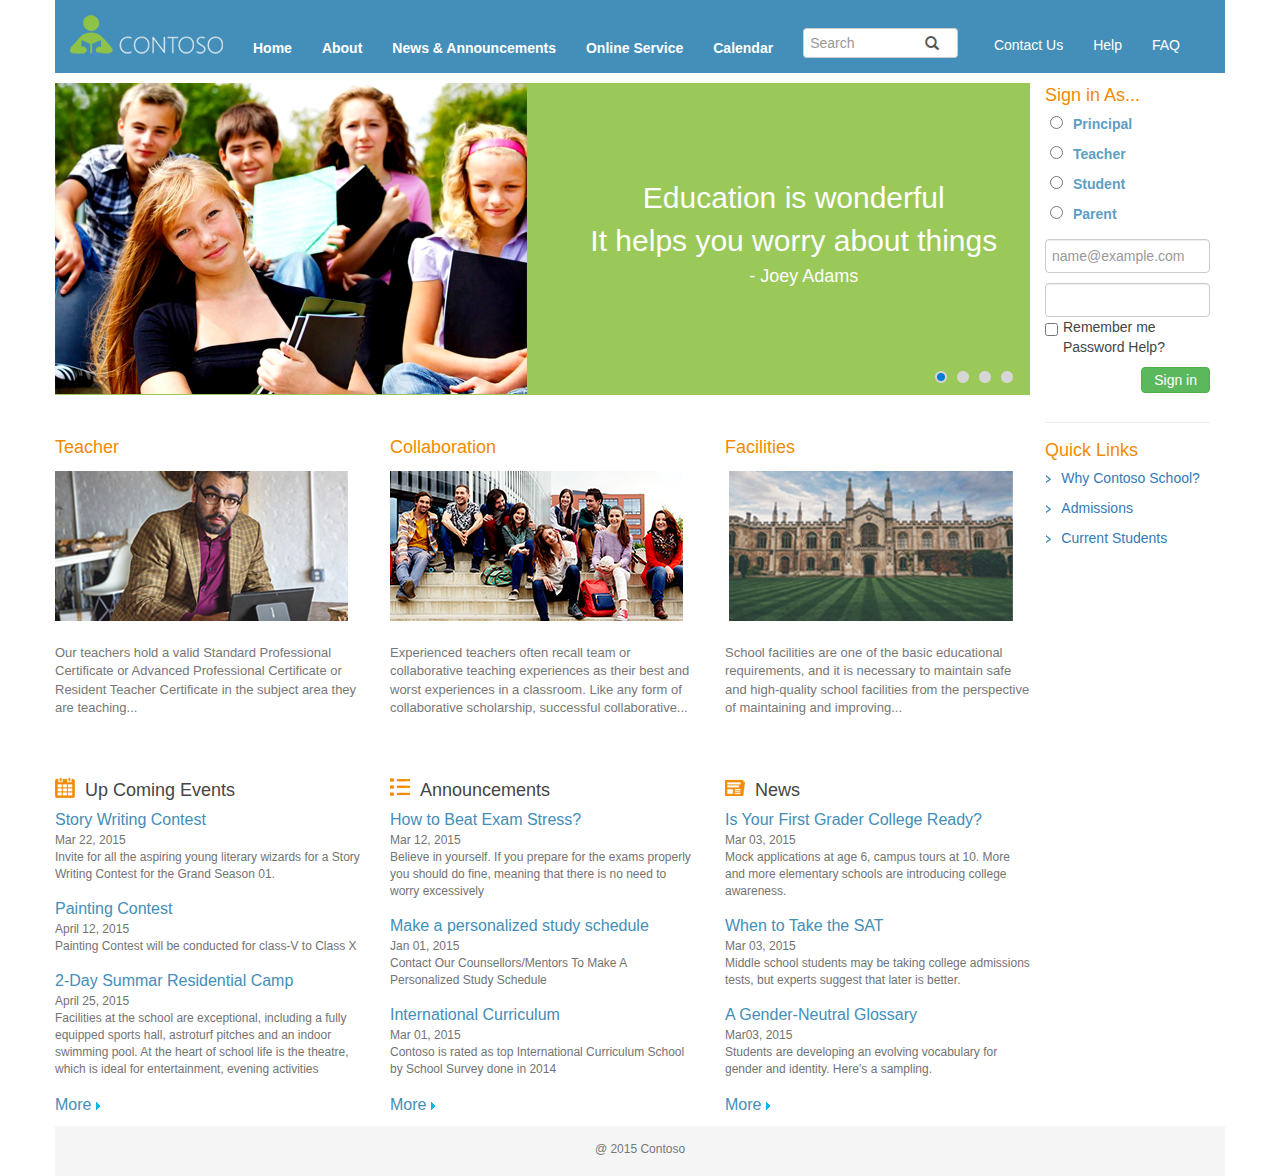
<file: Index.html>
﻿<!DOCTYPE html>
<html lang="en">
<head>
    <link href="css/bootstrap.min.css" rel="stylesheet" type="text/css">
    <link href="css/custom.css" rel="stylesheet" type="text/css">
    <script type="text/javascript" charset="utf-8" src="js/jquery-2.1.3.min.js"></script>
    <script type="text/javascript" charset="utf-8" src="js/bootstrap.min.js"></script>
    <script type="text/javascript" charset="utf-8" src="js/custom.js"></script>
    <title>Contoso Education Portal</title>
</head>
<body>
    <div class="container padding">
        <!--Navgation Bar-->
        <nav class="navbar navbar-default border" role="navigation">
            <div class="container nav-bg">
                <div class="navbar-header">
                    <button type="button" class="navbar-toggle" data-toggle="collapse" data-target="#navbar">
                        <span class="icon-bar"></span>
                        <span class="icon-bar"></span>
                        <span class="icon-bar"></span>
                    </button>
                    <a class="navbar-brand" href="index.html"><img src="images/Logo.png" /></a>
                </div>
                <div class="collapse navbar-collapse" id="navbar">
                    <ul class="nav navbar-nav nav-item">
                        <li><a href="#">Home</a></li>
                        <li><a href="#">About</a></li>
                        <li><a href="#">News & Announcements</a></li>
                        <li><a href="#">Online Service</a></li>
                        <li><a href="#">Calendar</a></li>
                    </ul>
                    <div class="col-lg-2 col-sm-2 col-md-2 col-xs-2">
                        <div class="input-group stylish-input-group " style="margin-top:28px">
                            <input type="text" class="form-control" placeholder="Search">
                            <span class="input-group-addon">
                                <button type="submit">
                                    <span class="glyphicon glyphicon-search"></span>
                                </button>
                            </span>
                        </div>

                    </div>
                    <ul class="nav navbar-nav nav-right pull-right">
                        <li><a href="#">Contact Us</a></li>
                        <li><a href="#">Help</a></li>
                        <li><a href="#">FAQ</a></li>
                    </ul>
                </div>
            </div>
        </nav>
        <!--main section Bar-->
        <div class="col-lg-10 col-sm-10 col-md-10 col-xs-10">
            <div class="row">
                <div class="banner postion-relative">
                    <img src="images/dashboard-bar.png" />
                    <div class="banner-containt" style="text-align:center">
                        <h4>Education is wonderful</h4>
                        <h4>It helps you worry about things</h4>
                        <h6 style="padding-left: 20px;">- Joey Adams</h6>

                    </div>
                    <div class="img-postion"><img src="images/slide.png" class="pull-right" /></div>
                </div>
                <div class="division">
                    <div class="row">
                        <div class="col-lg-4 col-sm-4 col-md-4 col-xs-4">
                            <strong class="link-header">Teacher</strong>
                            <img class="calendar-table" src="images/dashboard-teacher.png" />
                            <p class="dis">
                                Our teachers hold a valid Standard Professional Certificate or Advanced Professional Certificate or Resident Teacher Certificate in the subject area they are teaching...
                            </p>
                        </div>
                        <div class="col-lg-4 col-sm-4 col-md-4 col-xs-4">
                            <strong class="link-header">Collaboration</strong>
                            <img class="calendar-table" src="images/dashboard-collaboration.png" />
                            <p class="dis">
                                Experienced teachers often recall team or collaborative teaching experiences as their best and worst experiences in a classroom.  Like any form of collaborative scholarship, successful collaborative...
                            </p>
                        </div>
                        <div class="col-lg-4 col-sm-4 col-md-4 col-xs-4">
                            <strong class="link-header">Facilities</strong>
                            <img class="calendar-table" src="images/dashboard-facilities.png" />
                            <p class="dis">
                                School facilities are one of the basic educational requirements, and it is necessary to maintain safe and high-quality school facilities from the perspective of maintaining and improving...
                            </p>
                        </div>
                    </div>
                </div>
                <div class="row" style="margin-top:50px">
                    
                        <div class="col-lg-4 col-sm-4 col-md-4 col-xs-4">
                            <div>
                                <img src="images/Events.png" /><span class="events-header">Up Coming Events</span>

                                <div class="event">
                                    <a class="event-link">Story Writing Contest</a><br />
                                    <span class="event-des">Mar 22, 2015</span>
                                    <p class="event-des">Invite for all the aspiring young literary wizards for a Story Writing Contest for the Grand Season 01. </p>
                                </div>
                                <div class="event">
                                    <a class="event-link">Painting Contest</a><br />
                                    <span class="event-des">April 12, 2015</span>
                                    <p class="event-des">Painting Contest will be conducted for class-V to Class X </p>
                                </div>
                                <div class="event">
                                    <a class="event-link">2-Day Summar Residential Camp</a><br />
                                    <span class="event-des">April 25, 2015</span>
                                    <p class="event-des">Facilities at the school are exceptional, including a fully equipped sports hall, astroturf pitches and an indoor swimming pool. At the heart of school life is the theatre, which is ideal for entertainment, evening activities</p>
                                </div>
                                <a class="event-link">More<img class="img-bottem" src="images/right-triangle.png" /></a>
                            </div>
                        </div>
                        <div class="col-lg-4 col-sm-4 col-md-4 col-xs-4">
                            <div>
                                <img src="images/Announcements.png" /><span class="events-header">Announcements</span>
                                <div class="event">
                                    <a class="event-link">How to Beat Exam Stress?</a><br />
                                    <span class="event-des">Mar 12, 2015</span>
                                    <p class="event-des">Believe in yourself. If you prepare for the exams properly you should do fine, meaning that there is no need to worry excessively</p>
                                </div>
                                <div class="event">
                                    <a class="event-link">Make a personalized study schedule</a><br />
                                    <span class="event-des">Jan 01, 2015</span>
                                    <p class="event-des">Contact Our Counsellors/Mentors To Make A Personalized Study Schedule</p>
                                </div>
                                <div class="event">
                                    <a class="event-link">International Curriculum</a><br />
                                    <span class="event-des">Mar 01, 2015</span>
                                    <p class="event-des">Contoso is rated as top International Curriculum School by School Survey done in 2014</p>
                                </div>
                                <a class="event-link">More<img class="img-bottem" src="images/right-triangle.png" /></a>
                            </div>
                        </div>
                        <div class="col-lg-4 col-sm-4 col-md-4 col-xs-4">
                            <div>
                                <img src="images/news.png" /><span class="events-header">News</span>
                                <div class="event">
                                    <a class="event-link">Is Your First Grader College Ready?</a><br />
                                    <span class="event-des">Mar 03, 2015</span>
                                    <p class="event-des">Mock applications at age 6, campus tours at 10. More and more elementary schools are introducing college awareness.</p>
                                </div>
                                <div class="event">
                                    <a class="event-link">When to Take the SAT</a><br />
                                    <span class="event-des">Mar 03, 2015</span>
                                    <p class="event-des">Middle school students may be taking college admissions tests, but experts suggest that later is better.</p>
                                </div>
                                <div class="event">
                                    <a class="event-link">A Gender-Neutral Glossary</a><br />
                                    <span class="event-des">Mar03, 2015</span>
                                    <p class="event-des">Students are developing an evolving vocabulary for gender and identity. Here’s a sampling.</p>
                                </div>
                                <a class="event-link">More<img class="img-bottem" src="images/right-triangle.png" /></a>
                            </div>
                        </div>
                   
                </div>
            </div>
        </div>
        <!--right section Bar-->
        <div class="col-lg-2 col-sm-2 col-md-2 col-xs-2 mt10">
            <div>
                <strong class="link-header">Sign in As...</strong><br />
                <span>
                    <input type="radio" name="option" id="Principal" onchange="prinipallogin()" /><label for="Principal" id="Princ" class="radio">Principal</label><br />
                    <input type="radio" name="option" id="Teacher" onchange="teacherlogin()" /><label for="Teacher" id="teach" class="radio">Teacher</label><br />
                    <input type="radio" name="option" id="Student" onchange="studentlogin()" /><label for="Student" id="stude" class="radio">Student</label><br />
                    <input type="radio" name="option" id="Parent" onchange="parentlogin()" /><label for="Parent" id="pare" class="radio">Parent</label><br />
                </span>
                <div class="form-group form-text">
                    <input type="text" class="form-control form-text" name="InputName" id="Username" placeholder="name@example.com" required>
                    <input type="password" class="form-control form-text" name="InputName" id="password" required>
                    <input type="checkbox" class="check-box">Remember me<br />
                    <a style="padding: 10px 0px 0px 5px;">Password Help?</a><br />
                    <button id="myButton" style="margin-top:10px; padding: 2px 12px;" class="btn btn-success pull-right" onclick="login()">Sign in</button>

                </div>
                <!--<script type="text/javascript">
                    document.getElementById("myButton").onclick = function () {
                        location.href = "Teacher.html";
                    };
                </script>-->

                <hr style="margin-top:65px" />
                <div style="margin-top:15px">
                    <strong class="link-header">Quick Links</strong><br />
                    <span class="arrow-i"></span> <a class="link-containt">Why Contoso School?</a><br>
                    <span class="arrow-i"></span> <a class="link-containt">Admissions</a><br>
                    <span class="arrow-i"></span> <a class="link-containt">Current Students</a><br>
                </div>
                
                
            </div>
        </div>
    </div>
    <footer class="footer" style="margin-top:10px">
        <div class="container footer-bg">
            <p class="text-muted text-center">@ 2015 Contoso</p>
        </div>
    </footer>
</body>
</html>
</file>
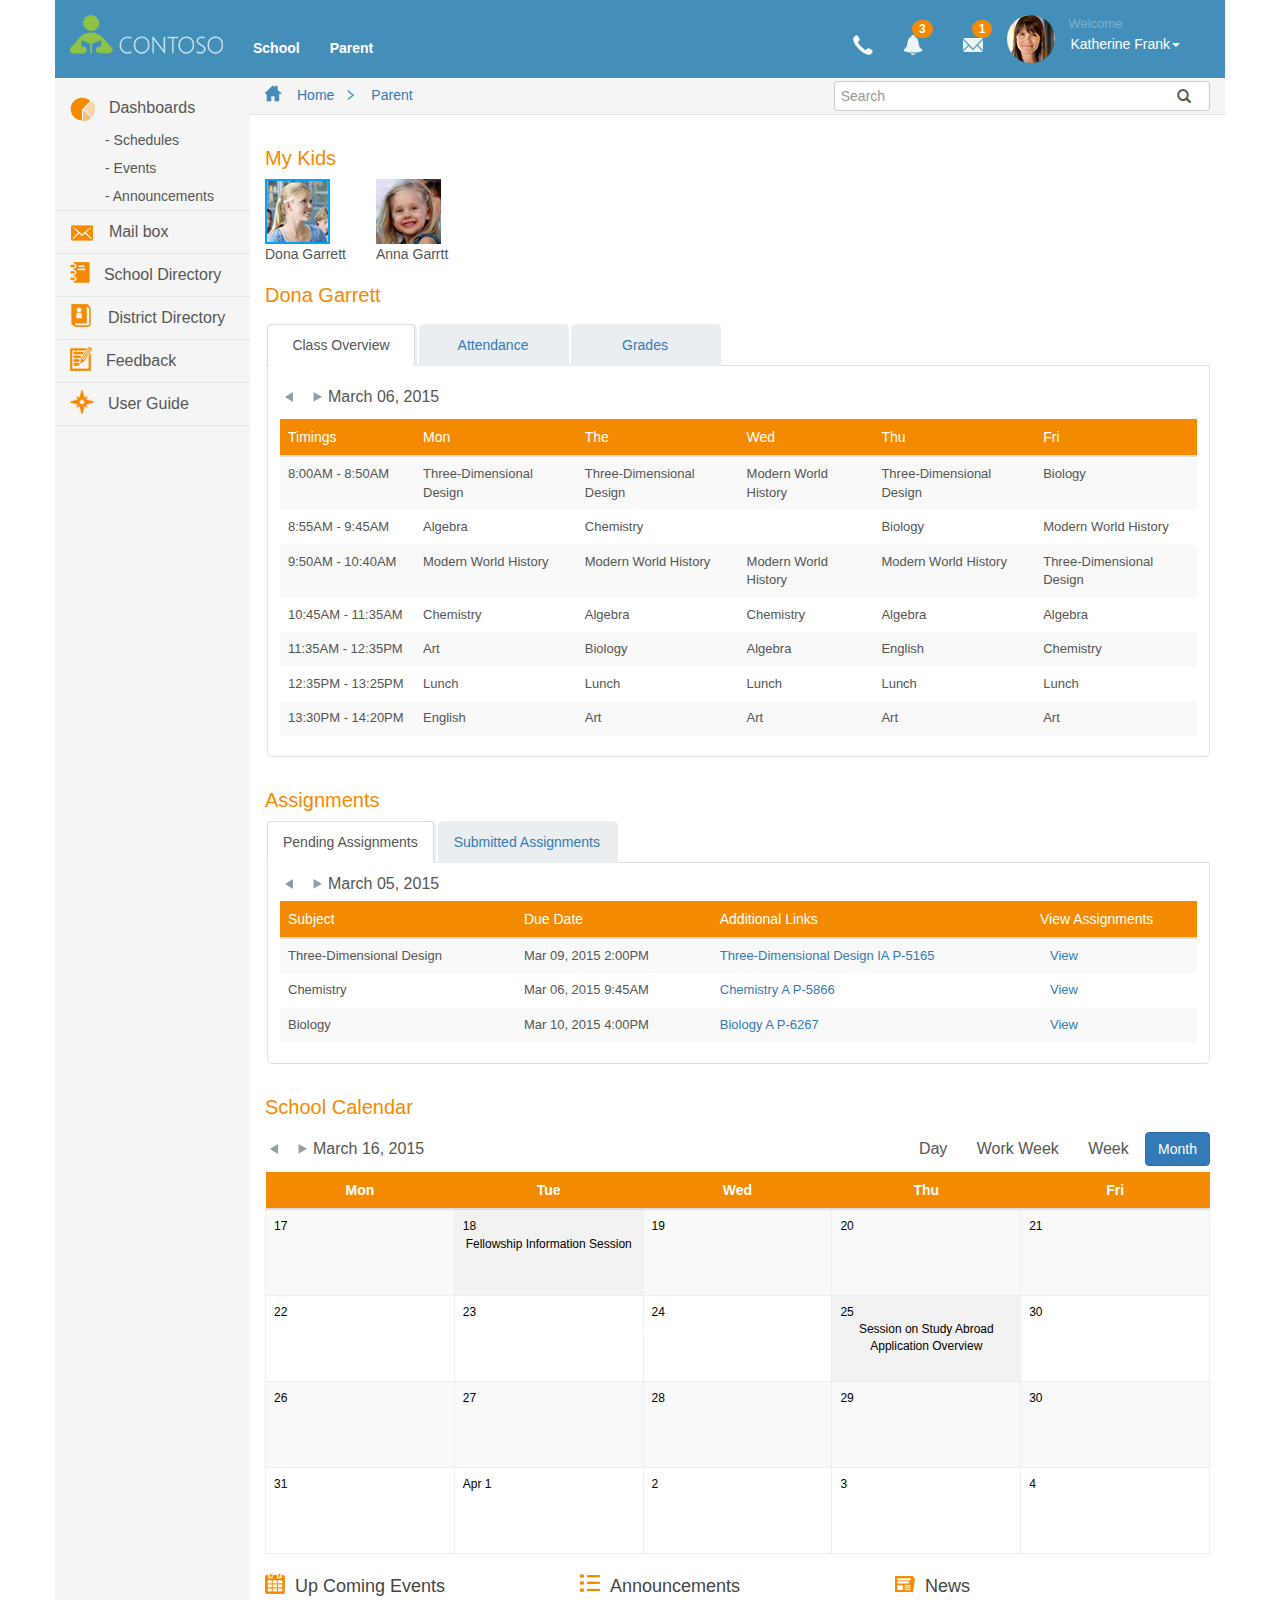
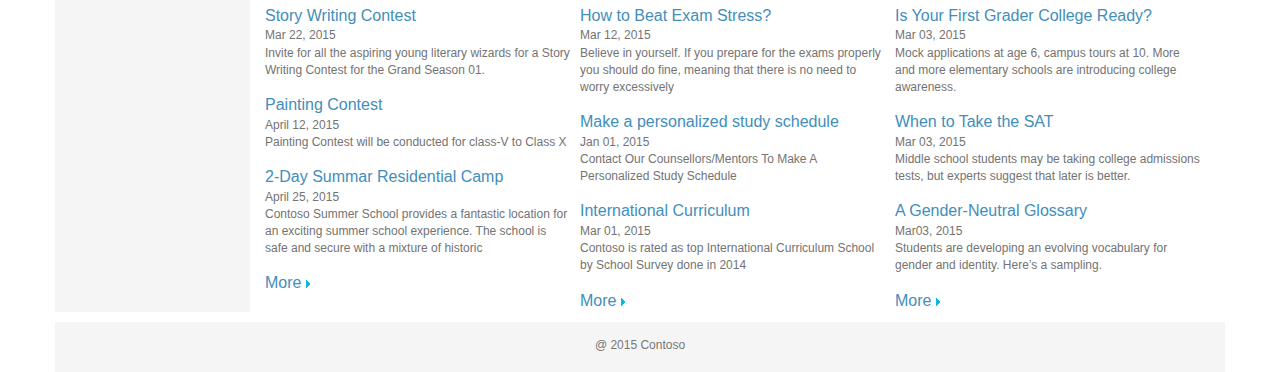
<file: Parent.html>
﻿<!DOCTYPE html>
<html lang="en">
<head>
    <link href="css/bootstrap.min.css" rel="stylesheet" type="text/css">
    <link href="css/custom.css" rel="stylesheet" type="text/css">
    <script type="text/javascript" charset="utf-8" src="js/jquery-2.1.3.min.js"></script>
    <script type="text/javascript" charset="utf-8" src="js/bootstrap.min.js"></script>
    <title>Parents</title>
</head>
<body>
    <div class="container padding">
        <!--Navgation Bar-->
        <nav class="navbar navbar-default border" role="navigation">
            <div class="container nav-bg">

                <div class="navbar-header">
                    <button type="button" class="navbar-toggle" data-toggle="collapse" data-target="#navbar">
                        <span class="icon-bar"></span>
                        <span class="icon-bar"></span>
                        <span class="icon-bar"></span>
                    </button>
                    <a class="navbar-brand" href="index.html"><img src="images/Logo.png" /></a>
                </div>

                <div class="collapse navbar-collapse" id="navbar">
                    <ul class="nav navbar-nav nav-item">
                        <li><a href="Index.html">School</a></li>
                        <li><a href="Parent.html">Parent</a></li>
                    </ul>
                    <ul class="nav navbar-nav nav-right pull-right">
                        <li><a href="#"><img src="images/Cell.png" /></a></li>
                        <li class="nav-items">
                            <a href="#"><img src="images/allert.png" /><span class="badge bage-color alerts">3</span></a>
                            <ul class="dropdown-menu" style="border:0px!important">
                                <li>
                                    <div>
                                        <span style="display:inline-block; font-size:16px; padding-left:18px; padding-top:10px;">Notifications</span>
                                    </div>
                                    <hr>
                                </li>                             
                                <li>
                                    <a href="#">
                                        <div class="alt">

                                            <div style="display:inline-block; padding-left:10px">
                                                <span class="alertHead">Steering committee meeting!</span><br />
                                                <span>Steering committee meeting got postponed to Friday</span><br />
                                                <span></span>
                                            </div>
                                        </div>
                                    </a>
                                </li>
                                <li>
                                    <a href="#">
                                        <div class="alt">

                                            <div style="display:inline-block; padding-left:10px">
                                                <span class="alertHead">Campus Visit</span><br />
                                                <span>Foreign Education Embassy Visit this week</span><br />
                                                <span></span>
                                            </div>
                                        </div>
                                    </a>
                                </li>
                                <li>
                                    <a href="#">
                                        <div class="alt">

                                            <div style="display:inline-block; padding-left:10px">
                                                <span class="alertHead">Steering committee meeting!</span><br />
                                                <span>Steering committee meeting got postponed to Friday</span><br />
                                                <span></span>
                                            </div>
                                        </div>
                                    </a>
                                </li>
                                <li>
                                    <div>
                                        <a style="display:inline-block; font-size:16px; padding:18px;">See all</a>
                                    </div>
                                </li>
                                


                            </ul>

                        </li>
                        <li class="nav-items">
                            <a href="#"><img src="images/mail.png" /><span class="badge bage-color alerts">1</span></a>
                            <ul class="dropdown-menu" style="border:0px!important">
                                <li>
                                    <a href="#">
                                        <div class="alt">
                                            <img src="images/allert4.png" height="50" width="50" />
                                            <div style="display:inline-block; padding-left:10px">
                                                <span class="alertHead">David Wickham</span><br />
                                                <span>Inefficient: inconsistent content coverage; </span><br />
                                                <span>10.45am</span>
                                            </div>
                                        </div>
                                    </a>
                                </li>

                            </ul>
                        </li>
                        <li><img class="User-i" src="images/parent.png" /></li>
                        <li class="dropdown nav-items" style="margin-top: 15px;">
                            <span class="welcome-text">Welcome</span>
                            <a href="#" class="dropdown-toggle" data-toggle="dropdown" style="padding-top:0px" aria-expanded="false">Katherine Frank<b class="caret"></b></a>

                            <ul class="dropdown-menu" style="border:0px!important">
                                <li>
                                    <a href="#"><i class="fa fa-fw fa-paint-brush"></i>Profile</a>
                                </li>
                                <li>
                                    <a href="#"><i class="fa fa-fw fa-shopping-cart"></i>Settings</a>
                                </li>
                                <li id="logout">
                                    <a href="#"><i class="fa fa-fw fa-shopping-cart"></i>Log Out</a>
                                </li>

                            </ul>
                        </li>

                    </ul>
                </div>
            </div>
        </nav>
        <script type="text/javascript">
            document.getElementById("logout").onclick = function () {
                location.href = "Index.html";
            };
        </script>
        <!--left section-->
        <div class="col-lg-2 col-sm-2 col-md-2 col-xs-2 left-bg leftNav">
            <div class="row">
                <ul class="nav row-margin">
                    <li class="li-border">
                        <a class="nav-a" href="#"><img src="images/dashboard.png" /> <span class="nav-label nav-label-margin">Dashboards</span></a>
                        <ul class="nav nav-second-level">
                            <li><a class="label-margin nav-a" href="#">- Schedules</a></li>
                            <li><a class="label-margin nav-a" href="#">- Events</a></li>
                            <li><a class="label-margin nav-a" href="#">- Announcements</a></li>

                        </ul>
                    </li>
                    <li class="li-border li-height">
                        <a class="nav-a" href="#"><img class="img-center" src="images/mail-orenge.png" /> <span class="nav-label nav-label-margin">Mail box</span></a>
                    </li>
                    <li class="li-border li-height">
                        <a class="nav-a" href="#">
                            <img class="img-center" src="images/schoolDir.png" style="padding-bottom:7px" /> <span class="nav-label nav-label-margin">
                                School Directory
                            </span>
                        </a>
                    </li>
                    <li class="li-border li-height">
                        <a class="nav-a" href="#">
                            <img class="img-center" src="images/districtDir.png" style="padding-bottom:7px" /> <span class="nav-label nav-label-margin">
                                District Directory
                            </span>
                        </a>
                    </li>
                    <li class="li-border li-height">
                        <a class="nav-a" href="#">
                            <img class="img-center" src="images/feedback.png" style="padding-bottom:7px" /> <span class="nav-label nav-label-margin">
                                Feedback
                            </span>
                        </a>
                    </li>
                    <li class="li-border li-height">
                        <a class="nav-a" href="#">
                            <img class="img-center" src="images/userGuide.png" style="padding-bottom:7px" /> <span class="nav-label nav-label-margin">
                                User Guide
                            </span>
                        </a>
                    </li>
                </ul>
            </div>

        </div>
        <!--main contain section-->
        <div class="r-bg-adj clearfix">
            <div class="col-lg-10 col-sm-10 col-md-10 col-xs-10">
                <div class="row">
                    <div class="search-bar">
                        <div class="col-lg-7 col-sm-7 col-md-7 col-xs-7 nav-li">
                            <img src="images/home.png" /><a>Home</a><img class="center-img" src="images/arrow.png" /><a>Parent</a>
                        </div>
                        <div class="col-lg-5 col-sm-5 col-md-5 col-xs-5 pull-right" style="padding-top:3px">
                            <div class="input-group stylish-input-group ">
                                <input type="text" class="form-control" placeholder="Search">
                                <span class="input-group-addon">
                                    <button type="submit">
                                        <span class="glyphicon glyphicon-search"></span>
                                    </button>
                                </span>
                            </div>

                        </div>

                    </div>

                    <!--middle section-->
                    <div class="col-lg-12 col-sm-12 col-md-12 col-xs-12">
                        <h3 class="header">My Kids</h3>
                        <div style="display:flex">
                            <a>
                                <img src="images/Kid1.png" /><br />
                                <span class="tab-users">Dona Garrett</span>
                            </a>
                            <a style="margin-left:30px;">
                                <img src="images/Kid2.png" /><br />
                                <span class="tab-users">Anna Garrtt</span>
                            </a>
                        </div>
                        <h3 class="header" style="margin-top:20px;">Dona Garrett</h3>
                        <div class="tabpanel">
                            <!-- Nav tabs -->
                            <ul class="nav nav-tabs" role="tablist">
                                <li class="active">
                                    <a href="#ClassOverview" role="tab" data-toggle="tab">
                                        Class Overview
                                    </a>
                                </li>
                                <li>
                                    <a href="#Attendance" role="tab" data-toggle="tab">
                                        Attendance
                                    </a>
                                </li>
                                <li>
                                    <a href="#Grades" role="tab" data-toggle="tab">
                                        Grades
                                    </a>
                                </li>
                            </ul>

                            <!-- Tab panes -->
                            <div class="tab-content bottem-border">
                                <div class="tab-pane fade active in" id="ClassOverview" style="padding-top:10px;">
                                    <div>
                                        <div style="padding-top:10px; margin-bottom:10px">
                                            <img class="img-bottem" src="images/previous-next.png" /><span class="date">March 06, 2015 </span>
                                        </div>
                                        <table id="example" class="table table-striped table-list cellspacing=" 0">
                                            <thead>
                                                <tr>
                                                    <th style="min-width:135px">Timings</th>
                                                    <th>Mon</th>
                                                    <th>The</th>
                                                    <th>Wed</th>
                                                    <th>Thu</th>
                                                    <th>Fri</th>
                                                </tr>
                                            </thead>
                                            <tbody>
                                                <tr>
                                                    <td>8:00AM - 8:50AM</td>
                                                    <td>Three-Dimensional Design</td>
                                                    <td>Three-Dimensional Design</td>
                                                    <td>Modern World History</td>
                                                    <td>Three-Dimensional Design</td>
                                                    <td>Biology</td>
                                                </tr>
                                                <tr>
                                                    <td>8:55AM - 9:45AM</td>
                                                    <td>Algebra</td>
                                                    <td>Chemistry</td>
                                                    <td></td>
                                                    <td>Biology</td>
                                                    <td>Modern World History</td>

                                                </tr>
                                                <tr>
                                                    <td>9:50AM - 10:40AM</td>
                                                    <td>Modern World History</td>
                                                    <td>Modern World History</td>
                                                    <td>Modern World History</td>
                                                    <td>Modern World History</td>
                                                    <td>Three-Dimensional Design</td>
                                                </tr>
                                                <tr>
                                                    <td>10:45AM - 11:35AM</td>
                                                    <td>Chemistry</td>
                                                    <td>Algebra</td>
                                                    <td>Chemistry</td>
                                                    <td>Algebra</td>
                                                    <td>Algebra</td>
                                                </tr>
                                                <tr>
                                                    <td>11:35AM - 12:35PM</td>
                                                    <td>Art</td>
                                                    <td>Biology</td>
                                                    <td>Algebra</td>
                                                    <td>English</td>
                                                    <td>Chemistry</td>

                                                </tr>

                                                <tr>
                                                    <td>12:35PM - 13:25PM</td>
                                                    <td>Lunch</td>
                                                    <td>Lunch</td>
                                                    <td>Lunch</td>
                                                    <td>Lunch</td>
                                                    <td>Lunch</td>
                                                </tr>

                                                <tr>
                                                    <td>13:30PM - 14:20PM</td>
                                                    <td>English</td>
                                                    <td>Art</td>
                                                    <td>Art</td>
                                                    <td>Art</td>
                                                    <td>Art</td>

                                                </tr>

                                            </tbody>
                                        </table>

                                    </div>
                                </div>

                                <div id="Attendance" class="tab-pane row" style="padding:12px">
                                    <div class="col-lg-6 col-md-12 ">
                                        <table id="example" class="table table-striped table-list">
                                            <thead>
                                                <tr>
                                                    <th>Period</th>
                                                    <th>Course</th>
                                                    <th>Date</th>
                                                    <th>AbsenceCode</th>
                                                </tr>
                                            </thead>
                                            <tbody>
                                                <tr>
                                                    <td>1</td>
                                                    <td>BIOLOGY</td>
                                                    <td>12/08</td>
                                                    <td>ILL</td>
                                                </tr>
                                                <tr>
                                                    <td>2</td>
                                                    <td>ALGEBRA</td>
                                                    <td>12/15</td>
                                                    <td>AB</td>
                                                </tr>
                                                <tr>
                                                    <td>4</td>
                                                    <td>ART</td>
                                                    <td>01/05</td>
                                                    <td>UABS</td>
                                                </tr>
                                                <tr>
                                                    <td>3</td>
                                                    <td>CHEMISTRY</td>
                                                    <td>01/11</td>
                                                    <td>UPRT</td>
                                                </tr>
                                                <tr>
                                                    <td>All</td>
                                                    <td>All Subjects</td>
                                                    <td>01/16</td>
                                                    <td>ILL</td>
                                                </tr>

                                            </tbody>
                                        </table>
                                    </div>
                                    <div class="col-lg-6 col-md-12">
                                        <table id="example" class="table table-striped table-list">
                                            <thead>
                                                <tr>
                                                    <th>AbsenceCode</th>
                                                    <th>Description</th>
                                                </tr>
                                            </thead>
                                            <tbody>
                                                <tr>
                                                    <td>ILL</td>
                                                    <td>Illness include med appt</td>
                                                </tr>
                                                <tr>
                                                    <td>AB</td>
                                                    <td>Absent Unexcused</td>
                                                </tr>
                                                <tr>
                                                    <td>UABS</td>
                                                    <td>Unex Parent Approved-Not Travel</td>
                                                </tr>
                                                <tr>
                                                    <td>UPRT</td>
                                                    <td>Unexcused Late</td>
                                                </tr>
                                                <tr>
                                                    <td>UTDY</td>
                                                    <td>Tardy – Unexcused</td>
                                                </tr>
                                                <tr>
                                                    <td>UTRU</td>
                                                    <td>Truant</td>
                                                </tr>
                                                <tr>
                                                    <td>UTRV</td>
                                                    <td>Unexcused Absent-Travel</td>
                                                </tr>

                                            </tbody>
                                        </table>
                                    </div>
                                </div>


                                <div class="tab-pane fade " id="Grades">
                                    <div style="padding-top:12px">
                                        <table id="example" class="table table-striped table-list cellspacing=" 0">
                                            <thead>
                                                <tr>
                                                    <th></th>
                                                    <th>3D Design </th>
                                                    <th>Modern World History</th>
                                                    <th>Biology</th>
                                                    <th>Chemistry</th>
                                                    <th>Algebra</th>
                                                    <th>English</th>
                                                    <th>Art</th>
                                                </tr>
                                            </thead>
                                            <tbody>
                                                <tr>
                                                    <td>1Qtr</td>
                                                    <td>B</td>
                                                    <td>B</td>
                                                    <td>A</td>
                                                    <td>A</td>
                                                    <td>A+</td>
                                                    <td>B</td>
                                                    <td>B</td>
                                                </tr>
                                                <tr>
                                                    <td>2Qtr</td>
                                                    <td>A</td>
                                                    <td>A+</td>
                                                    <td>A+</td>
                                                    <td>B</td>
                                                    <td>B</td>
                                                    <td>A</td>
                                                    <td>A+</td>

                                                </tr>
                                                <tr>
                                                    <td>3Qtr</td>
                                                    <td>A+</td>
                                                    <td>A</td>
                                                    <td>B</td>
                                                    <td>B</td>
                                                    <td>A</td>
                                                    <td>A+</td>
                                                    <td>A+</td>
                                                </tr>

                                            </tbody>
                                        </table>

                                    </div>
                                </div>


                            </div>
                            <div>
                                <h3 class="header">Assignments</h3>
                                <ul class="nav nav-tabs" role="tablist">
                                    <li class="active">
                                        <a href="#PendingAssign" role="tab" data-toggle="tab">
                                            Pending Assignments
                                        </a>
                                    </li>

                                    <li>
                                        <a href="#SubAssign" role="tab" data-toggle="tab">
                                            Submitted Assignments
                                        </a>
                                    </li>
                                </ul>
                                <div class="tab-content bottem-border">
                                    <div class="tab-pane fade active in" id="PendingAssign" style="padding-top:10px;">
                                        <div>
                                            <img class="img-bottem" src="images/previous-next.png" /><span class="date">March 05, 2015 </span>
                                            <table id="example" class="table table-striped table-list" style="margin-top:5px">
                                                <thead>
                                                    <tr>
                                                        <th>Subject</th>
                                                        <th>Due Date</th>
                                                        <th>Additional Links</th>
                                                        <th width="165">View Assignments</th>
                                                    </tr>
                                                </thead>
                                                <tbody>
                                                    <tr>
                                                        <td>Three-Dimensional Design</td>
                                                        <td>Mar 09, 2015    2:00PM</td>
                                                        <td><a>Three-Dimensional Design IA P-5165</a></td>
                                                        <td><a style="padding-left:10px">View</a></td>
                                                    </tr>
                                                    <tr>
                                                        <td>Chemistry</td>
                                                        <td>Mar 06, 2015    9:45AM</td>
                                                        <td><a>Chemistry A P-5866</a></td>
                                                        <td><a style="padding-left:10px">View</a></td>
                                                    </tr>
                                                    <tr>
                                                        <td>Biology</td>
                                                        <td>Mar 10, 2015    4:00PM</td>
                                                        <td><a>Biology A P-6267</a></td>
                                                        <td><a style="padding-left:10px">View</a></td>
                                                    </tr>

                                                </tbody>
                                            </table>

                                            <span class="pull-right" style="margin:5px 0">

                                            </span>
                                        </div>
                                    </div>
                                    <div class="tab-pane fade " id="SubAssign" style="padding-top:10px;">
                                        <div>
                                            <img class="img-bottem" src="images/previous-next.png" /><span class="date">January 21, 2015 </span>
                                            <table id="example" class="table table-striped table-list" style="margin-top:5px">
                                                <thead>
                                                    <tr>
                                                        <th>Subject</th>
                                                        <th>Date Submitted</th>
                                                        <th>Additional Links</th>
                                                        <th width="165">View Assignments</th>
                                                    </tr>
                                                </thead>
                                                <tbody>

                                                    <tr>
                                                        <td>Chemistry</td>
                                                        <td>Mar 05, 2015    7:45PM</td>
                                                        <td><a>Chemistry A P-5866</a></td>
                                                        <td><a style="padding-left:10px">View</a></td>
                                                    </tr>
                                                    <tr>
                                                        <td>Biology</td>
                                                        <td>Mar 9, 2015    9:00PM</td>
                                                        <td><a>Biology A P-6267</a></td>
                                                        <td><a style="padding-left:10px">View</a></td>
                                                    </tr>
                                                    <tr>
                                                        <td>Three-Dimensional Design</td>
                                                        <td>Mar 09, 2015    7:15AM</td>
                                                        <td><a>Three-Dimensional Design IA P-5165</a></td>
                                                        <td><a style="padding-left:10px">View</a></td>
                                                    </tr>

                                                </tbody>
                                            </table>

                                            <span class="pull-right" style="margin-top:5px">

                                            </span>
                                        </div>
                                    </div>
                                </div>




                            </div>

                        </div>
                        <div style="display:block; clear:both"><h3 class="header">School Calendar</h3></div>
                        <div>
                            <div class="col-lg-12 col-sm-12 col-md-12 col-xs-12 padding-0">
                                <div style="margin-top: 10px;">
                                    <img class="img-bottem" src="images/previous-next.png" /><span class="date">March 16, 2015 </span>
                                    <div class="cal-type pull-right">
                                        <button class="btn btn-normal">Day</button>
                                        <button class="btn btn-normal">Work Week</button>
                                        <button class="btn btn-normal">Week</button>
                                        <button class="btn btn-primary">Month</button>
                                    </div>
                                </div>
                                <table id="example" class="table table-striped calendar-table cellspacing=" 0">
                                    <thead>
                                        <tr>
                                            <th>Mon</th>
                                            <th>Tue</th>
                                            <th>Wed</th>
                                            <th>Thu</th>
                                            <th>Fri</th>
                                        </tr>
                                    </thead>
                                    <tbody>
                                        <tr>
                                            <td>17</td>
                                            <td class="td-note">18<span class="center-text">Fellowship Information Session</span></td>
                                            <td>19</td>
                                            <td>20</td>
                                            <td>21</td>
                                        </tr>
                                        <tr>
                                            <td>22</td>
                                            <td>23</td>
                                            <td>24</td>
                                            <td class="td-note">25<span class="center-text">Session on Study Abroad Application Overview</span></td>
                                            <td>30</td>
                                        </tr>
                                        <tr>
                                            <td>26</td>
                                            <td>27 </td>
                                            <td>28</td>
                                            <td>29</td>
                                            <td>30</td>
                                        </tr>
                                        <tr>
                                            <td>31</td>
                                            <td>Apr 1</td>
                                            <td>2</td>
                                            <td>3</td>
                                            <td>4</td>
                                        </tr>
                                    </tbody>
                                </table>
                            </div>
                        </div>
                        <div class="NewsSec">
                            <div class="col-lg-4 col-sm-4 col-md-4 col-xs-4 padding-0">
                                <div>
                                    <img src="images/Events.png" /><span class="events-header">Up Coming Events</span>

                                    <div class="event">
                                        <a class="event-link">Story Writing Contest</a><br />
                                        <span class="event-des">Mar 22, 2015</span>
                                        <p class="event-des">Invite for all the aspiring young literary wizards for a Story Writing Contest for the Grand Season 01. </p>
                                    </div>
                                    <div class="event">
                                        <a class="event-link">Painting Contest</a><br />
                                        <span class="event-des">April 12, 2015</span>
                                        <p class="event-des">Painting Contest will be conducted for class-V to Class X </p>
                                    </div>
                                    <div class="event">
                                        <a class="event-link">2-Day Summar Residential Camp</a><br />
                                        <span class="event-des">April 25, 2015</span>
                                        <p class="event-des">Contoso Summer School provides a fantastic location for an exciting summer school experience. The school is safe and secure with a mixture of historic</p>
                                    </div>
                                    <a class="event-link">More<img class="img-bottem" src="images/right-triangle.png" /></a>
                                </div>
                            </div>
                            <div class="col-lg-4 col-sm-4 col-md-4 col-xs-4 padding-0">
                                <div>
                                    <img src="images/Announcements.png" /><span class="events-header">Announcements</span>
                                    <div class="event">
                                        <a class="event-link">How to Beat Exam Stress?</a><br />
                                        <span class="event-des">Mar 12, 2015</span>
                                        <p class="event-des">Believe in yourself. If you prepare for the exams properly you should do fine, meaning that there is no need to worry excessively</p>
                                    </div>
                                    <div class="event">
                                        <a class="event-link">Make a personalized study schedule</a><br />
                                        <span class="event-des">Jan 01, 2015</span>
                                        <p class="event-des">Contact Our Counsellors/Mentors To Make A Personalized Study Schedule</p>
                                    </div>
                                    <div class="event">
                                        <a class="event-link">International Curriculum</a><br />
                                        <span class="event-des">Mar 01, 2015</span>
                                        <p class="event-des">Contoso is rated as top International Curriculum School by School Survey done in 2014</p>
                                    </div>
                                    <a class="event-link">More<img class="img-bottem" src="images/right-triangle.png" /></a>
                                </div>
                            </div>
                            <div class="col-lg-4 col-sm-4 col-md-4 col-xs-4 padding-0">
                                <div>
                                    <img src="images/news.png" /><span class="events-header">News</span>
                                    <div class="event">
                                        <a class="event-link">Is Your First Grader College Ready?</a><br />
                                        <span class="event-des">Mar 03, 2015</span>
                                        <p class="event-des">Mock applications at age 6, campus tours at 10. More and more elementary schools are introducing college awareness.</p>
                                    </div>
                                    <div class="event">
                                        <a class="event-link">When to Take the SAT</a><br />
                                        <span class="event-des">Mar 03, 2015</span>
                                        <p class="event-des">Middle school students may be taking college admissions tests, but experts suggest that later is better.</p>
                                    </div>
                                    <div class="event">
                                        <a class="event-link">A Gender-Neutral Glossary</a><br />
                                        <span class="event-des">Mar03, 2015</span>
                                        <p class="event-des">Students are developing an evolving vocabulary for gender and identity. Here’s a sampling.</p>
                                    </div>
                                    <a class="event-link">More<img class="img-bottem" src="images/right-triangle.png" /></a>
                                </div>
                            </div>
                        </div>
                    </div>

                </div>
            </div>
        </div>
        <div id="openModal" class="modalDialog">
            <div class="bg-model">
                <a href="#close" title="Close" class="close">X</a>
                <textarea class="textarea-box" cols="25" rows="5"></textarea>

            </div>
        </div>

    </div>
    <footer class="footer" style="margin-top:10px">
        <div class="container footer-bg">
            <p class="text-muted text-center">@ 2015 Contoso</p>
        </div>
    </footer>
</body>
</html>
</file>
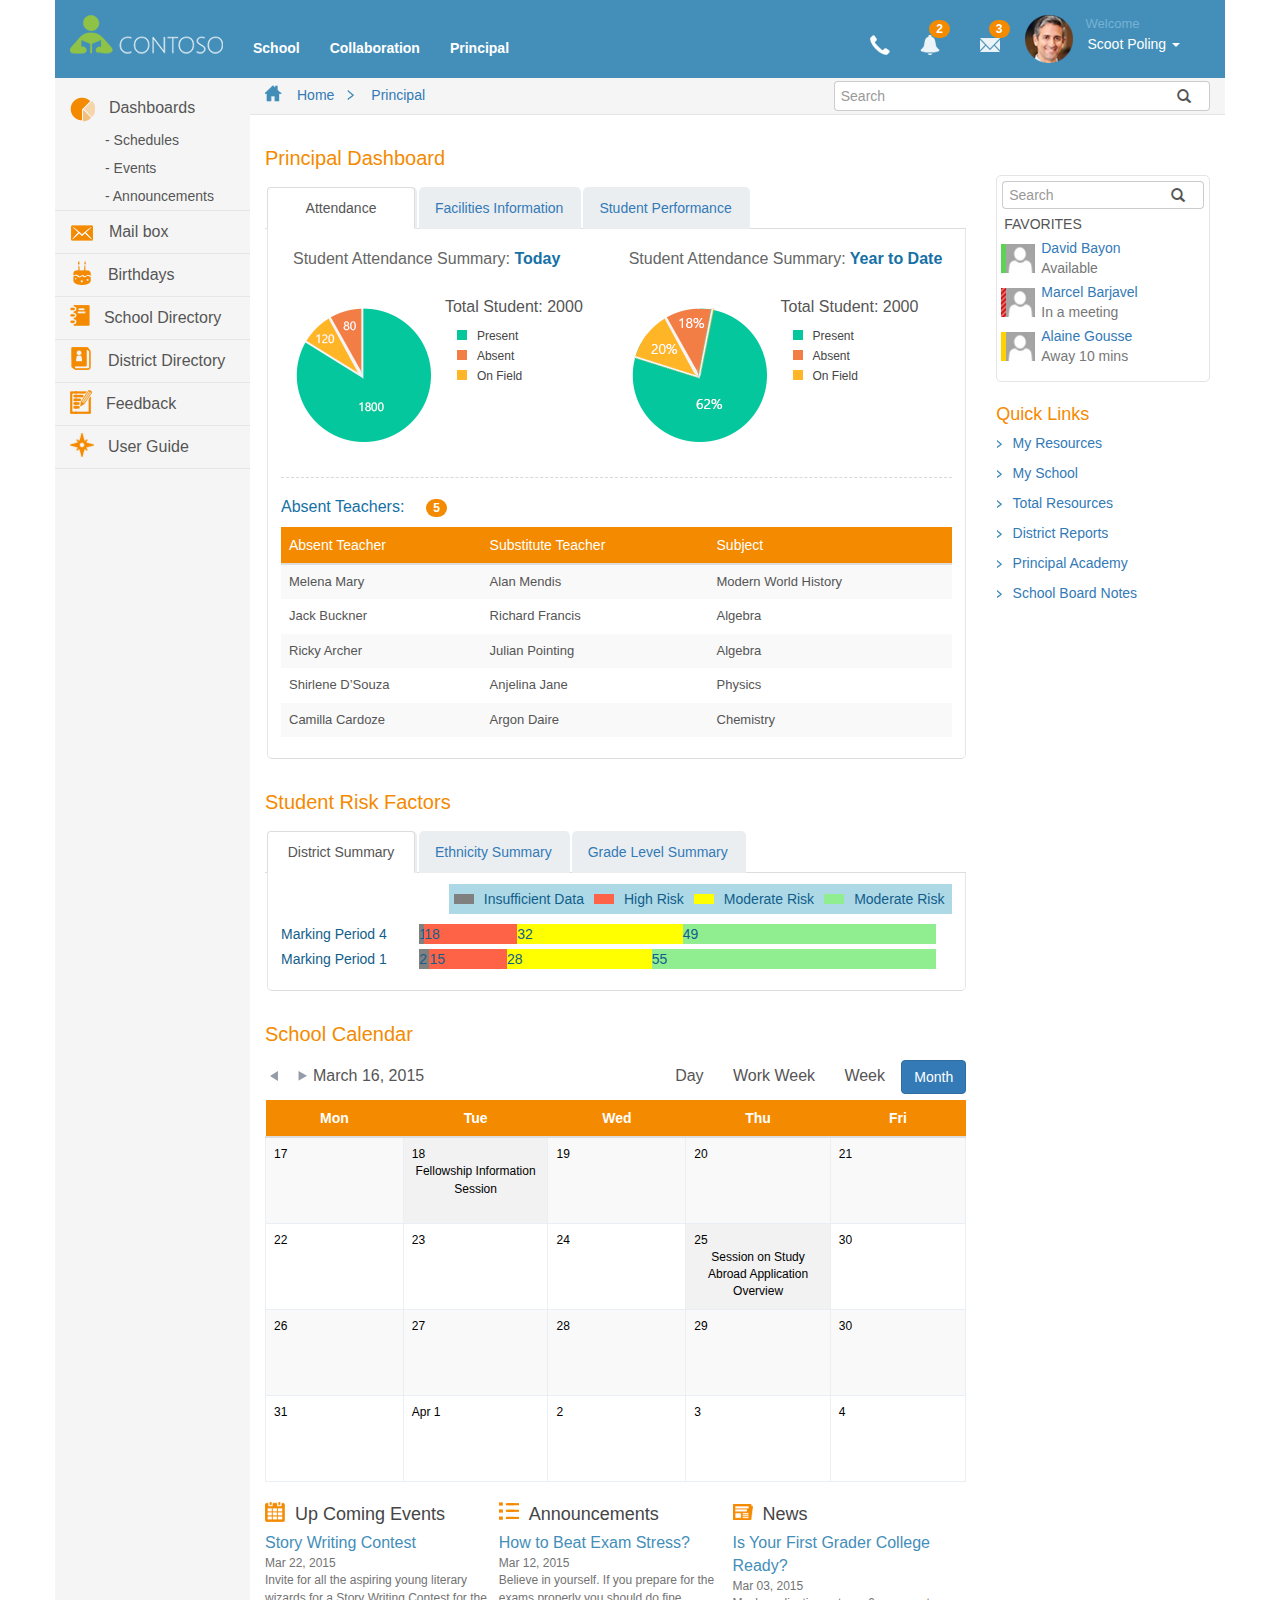
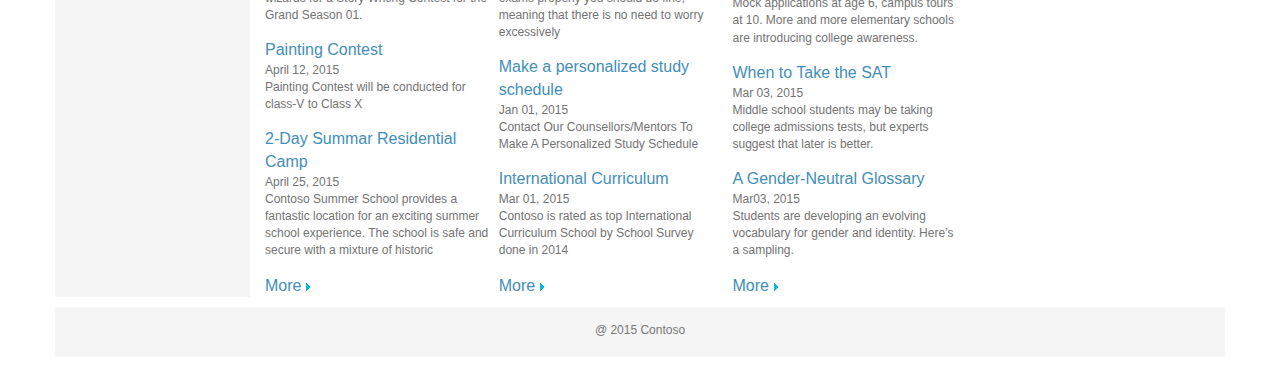
<file: Principal.html>
<!DOCTYPE html>
<html lang="en">
<head>
    <link href="css/bootstrap.min.css" rel="stylesheet" type="text/css">
    <link href="css/custom.css" rel="stylesheet" type="text/css">
    <script type="text/javascript" charset="utf-8" src="js/jquery-2.1.3.min.js"></script>
    <script type="text/javascript" charset="utf-8" src="js/bootstrap.min.js"></script>
    <script type="text/javascript" charset="utf-8" src="js/custom.js"></script>
    <title>Principal</title>
</head>
<body>
    <div class="container padding">
        <!--Navgation Bar-->
        <nav class="navbar navbar-default border" role="navigation">
            <div class="container nav-bg">

                <div class="navbar-header">
                    <button type="button" class="navbar-toggle" data-toggle="collapse" data-target="#navbar">
                        <span class="icon-bar"></span>
                        <span class="icon-bar"></span>
                        <span class="icon-bar"></span>
                    </button>
                    <a class="navbar-brand" href="index.html"><img src="images/Logo.png" /></a>
                </div>

                <div class="collapse navbar-collapse" id="navbar">
                    <ul class="nav navbar-nav nav-item">
                        <li><a href="Index.html">School</a></li>
                        <li><a onclick="loadcollaboration()">Collaboration</a></li>
                        <li><a href="Principal.html">Principal</a></li>

                    </ul>
                    <ul class="nav navbar-nav nav-right pull-right">
                    
                        <li><a href="#"><img src="images/Cell.png" /></a></li>
                        <li class="nav-items">
                            <a href="#"><img src="images/allert.png" /><span class="badge bage-color alerts">2</span></a>
                            <ul class="dropdown-menu" style="border:0px!important">
                                <li>
                                    <div>
                                        <span style="display:inline-block; font-size:16px; padding-left:18px; padding-top:10px;">Notifications</span>
                                    </div>
                                    <hr>
                                </li>
                               
                                <li>
                                    <a href="#">
                                        <div class="alt">
                                            
                                            <div style="display:inline-block; padding-left:10px">
                                                <span class="alertHead">Steering committee meeting!</span><br />
                                                <span>Steering committee meeting got postponed to Friday</span><br />
                                                <span></span>
                                            </div>
                                        </div>
                                    </a>
                                </li>
                                <li>
                                    <a href="#">
                                        <div class="alt">
                                            
                                            <div style="display:inline-block; padding-left:10px">
                                                <span class="alertHead">Campus Visit</span><br />
                                                <span>Foreign Education Embassy Visit this week</span><br />
                                                <span></span>
                                            </div>
                                        </div>
                                    </a>
                                </li>
                                <li>
                                    <div>
                                        <a style="display:inline-block; font-size:16px; padding:18px;">See all</a>
                                    </div>
                                </li>
                                
                                

                            </ul>

                        </li>
                        <li class="nav-items">
                            <a href="#"><img src="images/mail.png" /><span class="badge bage-color alerts">3</span></a>
                            <ul class="dropdown-menu" style="border:0px!important">
                                <li>
                                    <a href="#">
                                        <div class="alt">
                                            <img src="images/allert4.png" height="50" width="50" />
                                            <div style="display:inline-block; padding-left:10px">
                                                <span class="alertHead">David Wickham</span><br />
                                                <span>Inefficient: inconsistent content coverage; </span><br />
                                                <span>10.45am</span>
                                            </div>
                                        </div>
                                    </a>
                                </li>
                                <li>
                                    <a href="#">
                                        <div class="alt">
                                            <img src="images/allert5.png" height="50" width="50" />
                                            <div style="display:inline-block; padding-left:10px">
                                                <span class="alertHead">Ashley Goolsby</span><br />
                                                <span>Feeling little or no control over the exam situation </span><br />
                                                <span>9.30am</span>
                                            </div>
                                        </div>
                                    </a>
                                </li>
                                <li>
                                    <a href="#">
                                        <div class="alt">
                                            <img src="images/allert6.png" height="50" width="50" />
                                            <div style="display:inline-block; padding-left:10px">
                                                <span class="alertHead">Melvin Dionne</span><br />
                                                <span>Believe in yourself. If you prepare for the exams...</span><br />
                                                <span>9.00am</span>
                                            </div>
                                        </div>
                                    </a>
                                </li>
                                

                            </ul>
                        </li>
                        <li><img class="User-i" src="images/principal.png" /></li>

                        <li class="dropdown nav-items" style="margin-top: 15px;">
                            <span class="welcome-text">Welcome</span>
                            <a href="#" class="dropdown-toggle" data-toggle="dropdown" style="padding-top:0px" aria-expanded="false">Scoot Poling <b class="caret"></b></a>

                            <ul class="dropdown-menu" style="border:0px!important">
                                <li>
                                    <a href="#"><i class="fa fa-fw fa-paint-brush"></i>Profile</a>
                                </li>
                                <li>
                                    <a href="#"><i class="fa fa-fw fa-shopping-cart"></i>Settings</a>
                                </li>
                                <li id="logout">
                                    <a href="#"><i class="fa fa-fw fa-shopping-cart"></i>Log Out</a>
                                </li>

                            </ul>
                        </li>
                    </ul>
                </div>
            </div>
        </nav>
        <script type="text/javascript">
            document.getElementById("logout").onclick = function () {
                location.href = "Index.html";
            };
        </script>

        <!--left section-->
        <div class="col-lg-2 col-sm-2 col-md-2 col-xs-2 left-bg leftNav">
            <div class="row">
                <ul class="nav row-margin">
                    <li class="li-border">
                        <a class="nav-a" href="#"><img src="images/dashboard.png" /> <span class="nav-label nav-label-margin">Dashboards</span></a>
                        <ul class="nav nav-second-level">
                            <li><a class="label-margin nav-a" href="#">- Schedules</a></li>
                            <li><a class="label-margin nav-a" href="#">- Events</a></li>
                            <li><a class="label-margin nav-a" href="#">- Announcements</a></li>

                        </ul>
                    </li>
                    <li class="li-border li-height">
                        <a class="nav-a" href="#"><img class="img-center" src="images/mail-orenge.png" /> <span class="nav-label nav-label-margin">Mail box</span></a>
                    </li>
                    <li class="li-border li-height">
                        <a class="nav-a" href="#"><img class="img-center" src="images/Cake.png" style="padding-bottom:7px" /> <span class="nav-label nav-label-margin">Birthdays</span></a>
                    </li>
                    <li class="li-border li-height">
                        <a class="nav-a" href="#"><img class="img-center" src="images/schoolDir.png" style="padding-bottom:7px" /> <span class="nav-label nav-label-margin">School Directory
</span></a>
                    </li>
                    <li class="li-border li-height">
                        <a class="nav-a" href="#"><img class="img-center" src="images/districtDir.png" style="padding-bottom:7px" /> <span class="nav-label nav-label-margin">District Directory
</span></a>
                    </li>
                    <li class="li-border li-height">
                        <a class="nav-a" href="#"><img class="img-center" src="images/feedback.png" style="padding-bottom:7px" /> <span class="nav-label nav-label-margin">Feedback
</span></a>
                    </li>
                    <li class="li-border li-height">
                        <a class="nav-a" href="#"><img class="img-center" src="images/userGuide.png" style="padding-bottom:7px" /> <span class="nav-label nav-label-margin">User Guide
</span></a>
                    </li>
                </ul>
            </div>

        </div>
        <!--main contain section-->
        <div class="r-bg-adj clearfix">
            <div class="col-lg-10 col-sm-10 col-md-10 col-xs-10">
                <div class="row">
                    <div class="search-bar">
                        <div class="col-lg-7 col-sm-7 col-md-7 col-xs-7 nav-li">
                            <img src="images/home.png" /><a>Home</a><img class="center-img" src="images/arrow.png" /><a>Principal</a>
                        </div>
                        <div class="col-lg-5 col-sm-5 col-md-5 col-xs-5 pull-right" style="padding-top:3px">
                            <div class="input-group stylish-input-group ">
                                <input type="text" class="form-control" placeholder="Search">
                                <span class="input-group-addon">
                                    <button type="submit">
                                        <span class="glyphicon glyphicon-search"></span>
                                    </button>
                                </span>
                            </div>

                        </div>

                    </div>

                    <!--middle section-->
                    <div class="col-lg-9 col-sm-9 col-md-9 col-xs-9">
                        <h3 class="header">Principal Dashboard</h3>
                        <div class="tabpanel">
                            <!-- Nav tabs -->
                            <ul class="nav nav-tabs">
                                <li class="active">
                                    <a href="#Attendance" data-toggle="tab">
                                        Attendance
                                    </a>
                                </li>
                                <li>
                                    <a href="#Facilities" data-toggle="tab">
                                        Facilities Information
                                    </a>
                                </li>
                                <li>
                                    <a href="#Student" data-toggle="tab">
                                        Student Performance
                                    </a>
                                </li>

                            </ul>

                            <!-- Tab panes -->
                            <div class="tab-content bottem-border" style="padding: 1px;">
                                <div class="tab-pane active" id="Attendance">
                                    <div class="width100per" style="display:inline-block">
                                        <div class="col-lg-6 col-md-12 col-sm-12">
                                            <h3 class="tabpanel-subtitle row"><span style="color:#666">Student Attendance Summary:</span><span style="font-weight:600"> Today</span> </h3>
                                            <div class="student-tab row">
                                                <img class="chart" src="images/pie-chart.png" />
                                                <div class="inline">
                                                    <h4>Total Student: 2000</h4>
                                                    <img class="center-img" src="images/green-rect.png" /><span>Present</span><br />
                                                    <img class="center-img" src="images/orenge-rect.png" /><span>Absent</span><br />
                                                    <img class="center-img" src="images/red-rect.png" /><span>On Field</span><br />
                                                </div>
                                            </div>

                                        </div>
                                        <div class="col-lg-6 col-md-12 col-sm-12">
                                            <h3 class="tabpanel-subtitle row"><span style="color:#666">Student Attendance Summary:</span><span style="font-weight:600"> Year to Date</span> </h3>
                                            <div class="student-tab row">
                                                <img class="chart" src="images/pie-chart_ytd.png" />
                                                <div class="inline">
                                                    <h4>Total Student: 2000</h4>
                                                    <img class="center-img" src="images/green-rect.png" /><span>Present</span><br />
                                                    <img class="center-img" src="images/orenge-rect.png" /><span>Absent</span><br />
                                                    <img class="center-img" src="images/red-rect.png" /><span>On Field</span><br />
                                                </div>
                                            </div>

                                        </div>
                                    </div>
                                    <hr style="margin:0" class="dash-line" />
                                    <div class="clearBoth">
                                        <h3 class="tabpanel-subtitle" style="padding:0px">Absent Teachers:<span class="badge bage-color">5</span></h3>

                                        <table id="example" class="table table-striped table-list">
                                            <thead>
                                                <tr>
                                                    <th>Absent Teacher</th>
                                                    <th>Substitute Teacher</th>
                                                    <th>Subject</th>
                                                </tr>
                                            </thead>
                                            <tbody>
                                                <tr>
                                                    <td>Melena Mary</td>
                                                    <td>Alan Mendis</td>
                                                    <td>Modern World History</td>
                                                </tr>
                                                <tr>
                                                    <td>Jack Buckner</td>
                                                    <td>Richard Francis</td>
                                                    <td>Algebra</td>
                                                </tr>
                                                <tr>
                                                    <td>Ricky Archer</td>
                                                    <td>Julian Pointing</td>
                                                    <td>Algebra</td>
                                                </tr>
                                                <tr>
                                                    <td>Shirlene D�Souza</td>
                                                    <td>Anjelina Jane</td>
                                                    <td>Physics</td>
                                                </tr>
                                                <tr>
                                                    <td>Camilla Cardoze</td>
                                                    <td>Argon Daire</td>
                                                    <td>Chemistry</td>
                                                </tr>
                                            </tbody>
                                        </table>
                                    </div>
                                </div>
                                <div class="tab-pane row" id="Student">
                                    <div class="student-tab">

                                        <div style="padding-top: 30px;">
                                            <span>Find a student</span>
                                            <input type="text" class="form-text text-box" id="search" style="padding:5px" placeholder="Enter Student Name">
                                            <button class="btn btn-primary btn-find" onclick="myFunction()">Find</button>
                                        </div>
                                        <div class="hr-or">

                                        </div>
                                        <h4 class="hr-or-h4">OR</h4>
                                        <span>Class</span>
                                        <select class="dropdown-select">
                                            <option value="V">I</option>
                                            <option value="VI">II</option>
                                            <option value="VII">III</option>
                                            <option value="VIII">IV</option>
                                            <option value="V">V</option>
                                            <option value="VI">VI</option>
                                            <option value="VII">VII</option>
                                            <option value="VIII">VIII</option>
                                            <option value="VIII">IX</option>
                                            <option value="VIII">X</option>
                                        </select>
                                        <span style="margin-left:25px">Section</span>
                                        <select class="dropdown-select">
                                            <option value="A">A</option>
                                            <option value="B">B</option>
                                            <option value="C">C</option>
                                            <option value="A">D</option>
                                            <option value="B">E</option>
                                            <option value="C">F</option>
                                        </select>
                                        <button class="btn btn-primary btn-find" onclick="myFunction1()">Find</button>



                                        <div id="result" style="margin-top:35px; display:none;">
                                            <span class="tabpanel-subtitle" style="padding-left:0px">Result</span>
                                            <hr style="margin:10px 0px" />
                                            <a class="div-display" onclick="showResult()">
                                                <img src="images/Kid1.png" />
                                                <span class="text-display">Dona Garrett</span>
                                                <span class="text-display">Class:  X</span>
                                                <span class="text-display">Section: A</span>
                                            </a>
                                            <a class="div-display" >
                                                <img src="images/student1.png" />
                                                <span class="text-display">Jessica Alston</span>
                                                <span class="text-display">Class:  IV</span>
                                                <span class="text-display">Section: C</span>
                                            </a>
                                            <a class="div-display" >
                                                <img src="images/Kid2.png" />
                                                <span class="text-display">Christie Wyatt </span>
                                                <span class="text-display">Class:  I</span>
                                                <span class="text-display">Section: B</span>
                                            </a>
                                        </div>

                                        <div id="Result1" style="display:none">
                                            <hr />
                                            <div style="margin:20px 0px;">
                                                <img src="images/Kid1.png" />
                                                <div class="div-display">
                                                    <span class="text-display">Dona Garrett</span>
                                                    <span class="text-display">(Class:  X; Section: A)</span>
                                                </div>

                                            </div>
                                            <ul class="nav nav-tabs">
                                                <li class="active">
                                                    <a href="#AssignmentGrade" data-toggle="tab">
                                                        Assignment Grade
                                                    </a>
                                                </li>
                                                <li>
                                                    <a href="#ClassAbsence" data-toggle="tab">
                                                        Class Absence
                                                    </a>
                                                </li>

                                            </ul>
                                            <div class="tab-content bottem-border" style="margin-bottom:10px">
                                                <div id="AssignmentGrade" class="tab-pane active" style="padding:10px 12px">
                                                    <table id="example" class="table table-striped table-list">
                                                        <thead>
                                                            <tr>
                                                                <th>Formative (40%)</th>
                                                                <th>HW for Prep (20%)</th>
                                                                <th>Summative (40%)</th>
                                                                <th>Current Grade</th>
                                                            </tr>
                                                        </thead>
                                                        <tbody>
                                                            <tr>
                                                                <td class="">
                                                                    <span class="text-display text-bold">Three-Dimensional Design</span>
                                                                    <span>285.0/290.0   93.3%</span>
                                                                </td>
                                                                <td>155.0/155.0   100%</td>
                                                                <td>155.0/155.0   100%</td>
                                                                <td>96.8   A+</td>
                                                            </tr>
                                                            <tr>
                                                                <td class="">
                                                                    <span class="text-display text-bold">Chemistry</span>
                                                                    <span>265.0/290.0   89.3%</span>
                                                                </td>
                                                                <td>135.0/155.0   92%</td>
                                                                <td>145.0/155.0   95%</td>
                                                                <td>93.4  A</td>
                                                            </tr>
                                                            <tr>
                                                                <td class="">
                                                                    <span class="text-display text-bold">Algebra</span>
                                                                    <span>280.0/290.0   95%</span>
                                                                </td>
                                                                <td>125.0/155.0   87%</td>
                                                                <td>155.0/155.0   100%</td>
                                                                <td>94.4   A</td>
                                                            </tr>
                                                            <tr>
                                                                <td class="">
                                                                    <span class="text-display text-bold">Modern World History</span>
                                                                    <span>255.0/290.0   85%</span>
                                                                </td>
                                                                <td>150.0/155.0   96.7%</td>
                                                                <td>152.0/155.0   97.2%</td>
                                                                <td>96.9   A+</td>
                                                            </tr>
                                                            <tr>
                                                                <td class="">
                                                                    <span class="text-display text-bold">Biology</span>
                                                                    <span>275.0/290.0   92.1%</span>
                                                                </td>
                                                                <td>150.0/155.0   96.7%</td>
                                                                <td>125.0/155.0   87%</td>
                                                                <td>92.6   A</td>
                                                            </tr>
                                                            <tr>
                                                                <td class="">
                                                                    <span class="text-display text-bold">Algebra</span>
                                                                    <span>280.0/290.0   92%</span>
                                                                </td>
                                                                <td>125.0/155.0   87%</td>
                                                                <td>155.0/155.0   100%</td>
                                                                <td>94.4   A</td>
                                                            <tr>
                                                                <td class="">
                                                                    <span class="text-display text-bold">English</span>
                                                                    <span>278.0/290.0   90.3%</span>
                                                                </td>
                                                                <td>145.0/155.0   95%</td>
                                                                <td>155.0/155.0   100%</td>
                                                                <td>93.8   A</td>
                                                            </tr>

                                                        </tbody>
                                                    </table>
                                                </div>
                                                <div id="ClassAbsence" class="tab-pane row" style="padding:12px">
                                                    <div class="col-lg-6 col-md-12 ">
                                                        <table id="example" class="table table-striped table-list">
                                                            <thead>
                                                                <tr>
                                                                    <th>Period</th>
                                                                    <th>Course</th>
                                                                    <th>Date</th>
                                                                    <th>AbsenceCode</th>
                                                                </tr>
                                                            </thead>
                                                            <tbody>
                                                                <tr>
                                                                    <td>1</td>
                                                                    <td>BIOLOGY</td>
                                                                    <td>12/08</td>
                                                                    <td>ILL</td>
                                                                </tr>
                                                                <tr>
                                                                    <td>2</td>
                                                                    <td>ALGEBRA</td>
                                                                    <td>12/15</td>
                                                                    <td>AB</td>
                                                                </tr>
                                                                <tr>
                                                                    <td>4</td>
                                                                    <td>ART</td>
                                                                    <td>01/05</td>
                                                                    <td>UABS</td>
                                                                </tr>
                                                                <tr>
                                                                    <td>3</td>
                                                                    <td>CHEMISTRY</td>
                                                                    <td>01/11</td>
                                                                    <td>UPRT</td>
                                                                </tr>
                                                                <tr>
                                                                    <td>All</td>
                                                                    <td>All Subjects</td>
                                                                    <td>01/16</td>
                                                                    <td>ILL</td>
                                                                </tr>

                                                            </tbody>
                                                        </table>
                                                    </div>
                                                    <div class="col-lg-6 col-md-12">
                                                        <table id="example" class="table table-striped table-list">
                                                            <thead>
                                                                <tr>
                                                                    <th>AbsenceCode</th>
                                                                    <th>Description</th>
                                                                </tr>
                                                            </thead>
                                                            <tbody>
                                                                <tr>
                                                                    <td>ILL</td>
                                                                    <td>Illness include med appt</td>
                                                                </tr>
                                                                <tr>
                                                                    <td>AB</td>
                                                                    <td>Absent Unexcused</td>
                                                                </tr>
                                                                <tr>
                                                                    <td>UABS</td>
                                                                    <td>Unex Parent Approved-Not Travel</td>
                                                                </tr>
                                                                <tr>
                                                                    <td>UPRT</td>
                                                                    <td>Unexcused Late</td>
                                                                </tr>
                                                                <tr>
                                                                    <td>UTDY</td>
                                                                    <td>Tardy � Unexcused</td>
                                                                </tr>
                                                                <tr>
                                                                    <td>UTRU</td>
                                                                    <td>Truant</td>
                                                                </tr>
                                                                <tr>
                                                                    <td>UTRV</td>
                                                                    <td>Unexcused Absent-Travel</td>
                                                                </tr>

                                                            </tbody>
                                                        </table>
                                                    </div>
                                                </div>
                                            </div>
                                        </div>
                                    </div>
                                </div>
                                <div class="tab-pane " id="Facilities">
                                    <table id="example" class="table table-striped table-list top-margin">
                                        <thead>
                                            <tr>
                                                <th>Request</th>
                                                <th>Date</th>
                                                <th>Approve / Reject</th>
                                                <th>Comments</th>
                                                <th>Select</th>

                                            </tr>
                                        </thead>
                                        <tbody>
                                            <tr>
                                                <td class="" width="175px">Auditorium booking for parent teacher meeting</td>
                                                <td>25/03/2015</td>
                                                <td><input type="radio" name="Status">Approve <input type="radio" name="Status">Reject</td>

                                                <td></td>
                                                <td><input type="checkbox" /></td>
                                            </tr>

                                            <tr>
                                                <td class="">Botanical Research Institute of Texas visit for high school students</td>
                                                <td>05/04/2015</td>
                                                <td><input type="radio" name="Status1" value="male">Approve <input type="radio" name="Status1" value="female">Reject</td>

                                                <td></td>
                                                <td><input type="checkbox" /></td>
                                            </tr>
                                            <tr>
                                                <td class="">Request for Galvanometers 20nos.</td>
                                                <td>- - -</td>
                                                <td><input type="radio" name="Status2" value="male" checked>Approve <input type="radio" name="Status2" value="female">Reject</td>
                                                <td>Please order only 5 units for now.</td>
                                                <td><input type="checkbox" /></td>

                                            </tr>
                                        </tbody>
                                    </table>
                                    <div class="pull-right" style="margin-top:15px">
                                        <button class="btn btn-success">Submit</button>
                                        <button class="btn">Cancel</button>
                                    </div>
                                </div>
                            </div>


                        </div>
                        <h3 class="header">Student Risk Factors</h3>
                        <div class="tabpanel">
                            <!-- Nav tabs -->
                            <ul class="nav nav-tabs">
                                <li class="active">
                                    <a href="#District" data-toggle="tab">
                                        District Summary
                                    </a>
                                </li>
                                <li>
                                    <a href="#Ethnicity" data-toggle="tab">
                                        Ethnicity Summary
                                    </a>
                                </li>
                                <li>
                                    <a href="#Grade" data-toggle="tab">
                                        Grade Level Summary
                                    </a>
                                </li>

                            </ul>

                            <!-- Tab panes -->
                            <div class="tab-content bottem-border" style="padding: 1px;">
                                <div class="tab-pane active" id="District">
                                    <div class="pull-right bar-colors">
                                        <div class="inlines">
                                            <span class="insufficient insufficient-bar"></span>
                                            <span class="insufficient-title">Insufficient Data</span>
                                        </div>
                                        <div class="inlines">
                                            <span class="high-risk insufficient-bar"></span>
                                            <span class="insufficient-title">High Risk</span>
                                        </div>
                                        <div class="inlines">
                                            <span class="moderate insufficient-bar"></span>
                                            <span class="insufficient-title">Moderate Risk</span>
                                        </div>
                                        <div class="inlines">
                                            <span class="low-risk insufficient-bar"></span>
                                            <span class="insufficient-title">Moderate Risk</span>
                                        </div>
                                    </div>
                                    <div class="risk-bar">
                                        <div>
                                            <div style="min-width:20%; display:inline-block; vertical-align:top;">Marking Period 4</div>
                                            <div style="width:77%;display:inline-block">
                                                <span class="insufficient" style="width:1%">1</span>
                                                <span class="high-risk" style="width:18%">18</span>
                                                <span class="moderate" style="width:32%">32</span>
                                                <span class="low-risk" style="width:49%">49</span>
                                            </div>
                                        </div>
                                        <div>
                                            <div style="min-width:20%; display:inline-block; vertical-align:top;">Marking Period 1</div>
                                            <div style="width:77%;display:inline-block">
                                                <span class="insufficient" style="width:2%">2</span>
                                                <span class="high-risk" style="width:15%">15</span>
                                                <span class="moderate" style="width:28%">28</span>
                                                <span class="low-risk" style="width:55%">55</span>
                                            </div>
                                        </div>
                                    </div>
                                </div>
                                <div class="tab-pane" id="Ethnicity">
                                    <div class="pull-right bar-colors">
                                        <div class="inlines">
                                            <span class="insufficient insufficient-bar"></span>
                                            <span class="insufficient-title">Insufficient Data</span>
                                        </div>
                                        <div class="inlines">
                                            <span class="high-risk insufficient-bar"></span>
                                            <span class="insufficient-title">High Risk</span>
                                        </div>
                                        <div class="inlines">
                                            <span class="moderate insufficient-bar"></span>
                                            <span class="insufficient-title">Moderate Risk</span>
                                        </div>
                                        <div class="inlines">
                                            <span class="low-risk insufficient-bar"></span>
                                            <span class="insufficient-title">Moderate Risk</span>
                                        </div>
                                    </div>
                                    <div class="risk-bar">
                                        <table class="table  table-list">
                                            <tr>
                                                <td style="width:30px">
                                                    <img src="images/risk1.png" />
                                                </td>
                                                <td>
                                                    <div class="bar-height">
                                                        <div>
                                                            <div style="min-width:20%; display:inline-block; vertical-align:super;">Marking Period 4</div>
                                                            <div style="width:77%;display:inline-block">
                                                                <span class="insufficient" style="width:1%">1</span>
                                                                <span class="high-risk" style="width:7%">7</span>
                                                                <span class="moderate" style="width:29%">29</span>
                                                                <span class="low-risk" style="width:63%">63</span>
                                                            </div>
                                                        </div>
                                                        <div>
                                                            <div style="min-width:20%; display:inline-block; vertical-align:super;">Marking Period 1</div>
                                                            <div style="width:77%;display:inline-block">
                                                                <span class="insufficient" style="width:1%">1</span>
                                                                <span class="high-risk" style="width:6%">6</span>
                                                                <span class="moderate" style="width:22%">22</span>
                                                                <span class="low-risk" style="width:71%">71</span>
                                                            </div>
                                                        </div>
                                                    </div>
                                                </td>
                                            </tr>
                                            <tr>
                                                <td style="width:30px">
                                                    <img src="images/sideLabel2.png" />
                                                </td>
                                                <td>
                                                    <div class="bar-height">
                                                        <div>
                                                            <div style="min-width:20%; display:inline-block; vertical-align:top;">Marking Period 4</div>
                                                            <div style="width:77%;display:inline-block">
                                                                <span class="insufficient" style="width:1%">1</span>
                                                                <span class="high-risk" style="width:12%">12</span>
                                                                <span class="moderate" style="width:29%">29</span>
                                                                <span class="low-risk" style="width:58%">58</span>
                                                            </div>
                                                        </div>
                                                        <div>
                                                            <div style="min-width:20%; display:inline-block; vertical-align:top;">Marking Period 1</div>
                                                            <div style="width:77%;display:inline-block">
                                                                <span class="insufficient" style="width:1%">1</span>
                                                                <span class="high-risk" style="width:8%">8</span>
                                                                <span class="moderate" style="width:25%">25</span>
                                                                <span class="low-risk" style="width:66%">66</span>
                                                            </div>
                                                        </div>
                                                    </div>
                                                </td>
                                            </tr>
                                            <tr>
                                                <td style="width:30px">
                                                    <img src="images/sideLabel3.png" />
                                                </td>
                                                <td>
                                                    <div class="bar-height">
                                                        <div>
                                                            <div style="min-width:20%; display:inline-block; vertical-align:top;">Marking Period 4</div>
                                                            <div style="width:77%;display:inline-block">
                                                                <span class="insufficient" style="width:0%"></span>
                                                                <span class="high-risk" style="width:9%">9</span>
                                                                <span class="moderate" style="width:0%"></span>
                                                                <span class="low-risk" style="width:91%">91</span>
                                                            </div>
                                                        </div>
                                                        <div>
                                                            <div style="min-width:20%; display:inline-block; vertical-align:top;">Marking Period 1</div>
                                                            <div style="width:77%;display:inline-block">
                                                                <span class="insufficient" style="width:9%">9</span>
                                                                <span class="high-risk" style="width:0%"></span>
                                                                <span class="moderate" style="width:18%">18</span>
                                                                <span class="low-risk" style="width:73%">73</span>
                                                            </div>
                                                        </div>
                                                    </div>
                                                </td>
                                            </tr>
                                            <tr>
                                                <td style="width:30px">
                                                    <img src="images/sideLabel4.png" />
                                                </td>
                                                <td>
                                                    <div class="bar-height">
                                                        <div>
                                                            <div style="min-width:20%; display:inline-block; vertical-align:top;">Marking Period 4</div>
                                                            <div style="width:77%;display:inline-block">
                                                                <span class="insufficient" style="width:2%">2</span>
                                                                <span class="high-risk" style="width:31%">31</span>
                                                                <span class="moderate" style="width:39%">39</span>
                                                                <span class="low-risk" style="width:28%">28</span>
                                                            </div>
                                                        </div>
                                                        <div>
                                                            <div style="min-width:20%; display:inline-block; vertical-align:top;">Marking Period 1</div>
                                                            <div style="width:77%;display:inline-block">
                                                                <span class="insufficient" style="width:2%">2</span>
                                                                <span class="high-risk" style="width:27%">27</span>
                                                                <span class="moderate" style="width:37%">37</span>
                                                                <span class="low-risk" style="width:34%">34</span>
                                                            </div>
                                                        </div>
                                                    </div>
                                                </td>
                                            </tr>
                                            <tr>
                                                <td style="width:30px">
                                                    <img src="images/sideLabel5.png" />
                                                </td>
                                                <td>
                                                    <div class="bar-height">
                                                        <div>
                                                            <div style="min-width:20%; display:inline-block; vertical-align:super;">Marking Period 4</div>
                                                            <div style="width:77%;display:inline-block">
                                                                <span class="insufficient" style="width:1%">1</span>
                                                                <span class="high-risk" style="width:27%">27</span>
                                                                <span class="moderate" style="width:35%">35</span>
                                                                <span class="low-risk" style="width:37%">37</span>
                                                            </div>
                                                        </div>
                                                        <div>
                                                            <div style="min-width:20%; display:inline-block; vertical-align:super;">Marking Period 1</div>
                                                            <div style="width:77%;display:inline-block">
                                                                <span class="insufficient" style="width:2%">2</span>
                                                                <span class="high-risk" style="width:23%">23</span>
                                                                <span class="moderate" style="width:33%">33</span>
                                                                <span class="low-risk" style="width:42%">42</span>
                                                            </div>
                                                        </div>
                                                    </div>
                                                </td>
                                            </tr>
                                            <tr>
                                                <td style="width:30px">
                                                    <img src="images/sideLabel6.png" />
                                                </td>
                                                <td>
                                                    <div class="bar-height">
                                                        <div>
                                                            <div style="min-width:20%; display:inline-block; vertical-align:super;">Marking Period 4</div>
                                                            <div style="width:77%;display:inline-block">
                                                                <span class="insufficient" style="width:1%">1</span>
                                                                <span class="high-risk" style="width:6%">6</span>
                                                                <span class="moderate" style="width:23%">23</span>
                                                                <span class="low-risk" style="width:70%">70</span>
                                                            </div>
                                                        </div>
                                                        <div>
                                                            <div style="min-width:20%; display:inline-block; vertical-align:super;">Marking Period 1</div>
                                                            <div style="width:77%;display:inline-block">
                                                                <span class="insufficient" style="width:2%">2</span>
                                                                <span class="high-risk" style="width:5%">5</span>
                                                                <span class="moderate" style="width:18%">18</span>
                                                                <span class="low-risk" style="width:75%">75</span>
                                                            </div>
                                                        </div>
                                                    </div>
                                                </td>
                                            </tr>
                                            <tr>
                                                <td style="width:30px">
                                                    <img src="images/sideLabel7.png" />
                                                </td>
                                                <td>
                                                    <div class="bar-height">
                                                        <div>
                                                            <div style="min-width:20%; display:inline-block; vertical-align:super;">Marking Period 4</div>
                                                            <div style="width:77%;display:inline-block">
                                                                <span class="insufficient" style="width:0%"></span>
                                                                <span class="high-risk" style="width:21%">21</span>
                                                                <span class="moderate" style="width:36%">36</span>
                                                                <span class="low-risk" style="width:43%">43</span>
                                                            </div>
                                                        </div>
                                                        <div>
                                                            <div style="min-width:20%; display:inline-block; vertical-align:super;">Marking Period 1</div>
                                                            <div style="width:77%;display:inline-block">
                                                                <span class="insufficient" style="width:0%">0</span>
                                                                <span class="high-risk" style="width:20%">20</span>
                                                                <span class="moderate" style="width:36%">36</span>
                                                                <span class="low-risk" style="width:44%">44</span>
                                                            </div>
                                                        </div>
                                                    </div>
                                                </td>
                                            </tr>
                                        </table>




                                    </div>
                                </div>
                                <div class="tab-pane " id="Grade">
                                    <div class="pull-right bar-colors">
                                        <div class="inlines">
                                            <span class="insufficient insufficient-bar"></span>
                                            <span class="insufficient-title">Insufficient Data</span>
                                        </div>
                                        <div class="inlines">
                                            <span class="high-risk insufficient-bar"></span>
                                            <span class="insufficient-title">High Risk</span>
                                        </div>
                                        <div class="inlines">
                                            <span class="moderate insufficient-bar"></span>
                                            <span class="insufficient-title">Moderate Risk</span>
                                        </div>
                                        <div class="inlines">
                                            <span class="low-risk insufficient-bar"></span>
                                            <span class="insufficient-title">Moderate Risk</span>
                                        </div>
                                    </div>
                                    <div class="risk-bar">
                                        <table class="table  table-list">
                                            <tr>
                                                <td style="width:30px">
                                                    <img src="images/sideLabel8.png" />
                                                </td>
                                                <td>
                                                    <div class="bar-height">
                                                        <div>
                                                            <div style="min-width:20%; display:inline-block; vertical-align:top;">Marking Period 4</div>
                                                            <div style="width:77%;display:inline-block">
                                                                <span class="insufficient" style="width:1%">1</span>
                                                                <span class="high-risk" style="width:17%">17</span>
                                                                <span class="moderate" style="width:34%">34</span>
                                                                <span class="low-risk" style="width:48%">48</span>
                                                            </div>
                                                        </div>
                                                        <div>
                                                            <div style="min-width:20%; display:inline-block; vertical-align:top;">Marking Period 1</div>
                                                            <div style="width:77%;display:inline-block">
                                                                <span class="insufficient" style="width:2%">2</span>
                                                                <span class="high-risk" style="width:13%">13</span>
                                                                <span class="moderate" style="width:28%">28</span>
                                                                <span class="low-risk" style="width:57%">57</span>
                                                            </div>
                                                        </div>
                                                    </div>
                                                </td>
                                            </tr>
                                            <tr>
                                                <td style="width:30px">
                                                    <img src="images/sideLabel9.png" />
                                                </td>
                                                <td>
                                                    <div class="bar-height">
                                                        <div>
                                                            <div style="min-width:20%; display:inline-block; vertical-align:top;">Marking Period 4</div>
                                                            <div style="width:77%;display:inline-block">
                                                                <span class="insufficient" style="width:1%">1</span>
                                                                <span class="high-risk" style="width:16%">16</span>
                                                                <span class="moderate" style="width:33%">33</span>
                                                                <span class="low-risk" style="width:50%">50</span>
                                                            </div>
                                                        </div>
                                                        <div>
                                                            <div style="min-width:20%; display:inline-block; vertical-align:top;">Marking Period 1</div>
                                                            <div style="width:77%;display:inline-block">
                                                                <span class="insufficient" style="width:2%">2</span>
                                                                <span class="high-risk" style="width:14%">14</span>
                                                                <span class="moderate" style="width:30%">30</span>
                                                                <span class="low-risk" style="width:54%">54</span>
                                                            </div>
                                                        </div>
                                                    </div>
                                                </td>
                                            </tr>
                                            <tr>
                                                <td style="width:30px">
                                                    <img src="images/sideLabel10.png" />
                                                </td>
                                                <td>
                                                    <div class="bar-height">
                                                        <div>
                                                            <div style="min-width:20%; display:inline-block; vertical-align:top;">Marking Period 4</div>
                                                            <div style="width:77%;display:inline-block">
                                                                <span class="insufficient" style="width:1%">1</span>
                                                                <span class="high-risk" style="width:20%">20</span>
                                                                <span class="moderate" style="width:29%">29</span>
                                                                <span class="low-risk" style="width:50%">50</span>
                                                            </div>
                                                        </div>
                                                        <div>
                                                            <div style="min-width:20%; display:inline-block; vertical-align:top;">Marking Period 1</div>
                                                            <div style="width:77%;display:inline-block">
                                                                <span class="insufficient" style="width:2%">2</span>
                                                                <span class="high-risk" style="width:19%">19</span>
                                                                <span class="moderate" style="width:24%">24</span>
                                                                <span class="low-risk" style="width:55%">55</span>
                                                            </div>
                                                        </div>
                                                    </div>
                                                </td>
                                            </tr>

                                        </table>




                                    </div>
                                </div>
                            </div>


                        </div>
                        <div><h3 class="header" style="display:block; clear:both">School Calendar</h3></div>
                        <div>
                            <div class="col-lg-12 col-sm-12 col-md-12 col-xs-12 padding-0">
                                <div style="margin-top: 10px;">
                                    <img class="img-bottem" src="images/previous-next.png" /><span class="date">March 16, 2015 </span>
                                    <div class="cal-type pull-right">
                                        <button class="btn btn-normal">Day</button>
                                        <button class="btn btn-normal">Work Week</button>
                                        <button class="btn btn-normal">Week</button>
                                        <button class="btn btn-primary">Month</button>
                                    </div>
                                </div>
                                <table id="example" class="table table-striped calendar-table cellspacing=" 0">
                                    <thead>
                                        <tr>
                                            <th>Mon</th>
                                            <th>Tue</th>
                                            <th>Wed</th>
                                            <th>Thu</th>
                                            <th>Fri</th>
                                        </tr>
                                    </thead>
                                    <tbody>
                                        <tr>
                                            <td>17</td>
                                            <td class="td-note">18<span class="center-text">Fellowship Information Session</span></td>
                                            <td>19</td>
                                            <td>20</td>
                                            <td>21</td>
                                        </tr>
                                        <tr>
                                            <td>22</td>
                                            <td>23</td>
                                            <td>24</td>
                                            <td class="td-note">25<span class="center-text">Session on Study Abroad Application Overview</span></td>
                                            <td>30</td>
                                        </tr>
                                        <tr>
                                            <td>26</td>
                                            <td>27 </td>
                                            <td>28</td>
                                            <td>29</td>
                                            <td>30</td>
                                        </tr>
                                        <tr>
                                            <td>31</td>
                                            <td>Apr 1</td>
                                            <td>2</td>
                                            <td>3</td>
                                            <td>4</td>
                                        </tr>
                                    </tbody>
                                </table>
                            </div>
                        </div>
                        <div class="NewsSec">
                            <div class="col-lg-4 col-sm-4 col-md-4 col-xs-4 padding-0">
                                <div>
                                    <img src="images/Events.png" /><span class="events-header">Up Coming Events</span>

                                    <div class="event">
                                        <a class="event-link">Story Writing Contest</a><br />
                                        <span class="event-des">Mar 22, 2015</span>
                                        <p class="event-des">Invite for all the aspiring young literary wizards for a Story Writing Contest for the Grand Season 01. </p>
                                    </div>
                                    <div class="event">
                                        <a class="event-link">Painting Contest</a><br />
                                        <span class="event-des">April 12, 2015</span>
                                        <p class="event-des">Painting Contest will be conducted for class-V to Class X </p>
                                    </div>
                                    <div class="event">
                                        <a class="event-link">2-Day Summar Residential Camp</a><br />
                                        <span class="event-des">April 25, 2015</span>
                                        <p class="event-des">Contoso Summer School provides a fantastic location for an exciting summer school experience. The school is safe and secure with a mixture of historic</p>
                                    </div>
                                    <a class="event-link">More<img class="img-bottem" src="images/right-triangle.png" /></a>
                                </div>
                            </div>
                            <div class="col-lg-4 col-sm-4 col-md-4 col-xs-4 padding-0">
                                <div>
                                    <img src="images/Announcements.png" /><span class="events-header">Announcements</span>
                                    <div class="event">
                                        <a class="event-link">How to Beat Exam Stress?</a><br />
                                        <span class="event-des">Mar 12, 2015</span>
                                        <p class="event-des">Believe in yourself. If you prepare for the exams properly you should do fine, meaning that there is no need to worry excessively</p>
                                    </div>
                                    <div class="event">
                                        <a class="event-link">Make a personalized study schedule</a><br />
                                        <span class="event-des">Jan 01, 2015</span>
                                        <p class="event-des">Contact Our Counsellors/Mentors To Make A Personalized Study Schedule</p>
                                    </div>
                                    <div class="event">
                                        <a class="event-link">International Curriculum</a><br />
                                        <span class="event-des">Mar 01, 2015</span>
                                        <p class="event-des">Contoso is rated as top International Curriculum School by School Survey done in 2014</p>
                                    </div>
                                    <a class="event-link">More<img class="img-bottem" src="images/right-triangle.png" /></a>
                                </div>
                            </div>
                            <div class="col-lg-4 col-sm-4 col-md-4 col-xs-4 padding-0">
                                <div>
                                    <img src="images/news.png" /><span class="events-header">News</span>
                                    <div class="event">
                                        <a class="event-link">Is Your First Grader College Ready?</a><br />
                                        <span class="event-des">Mar 03, 2015</span>
                                        <p class="event-des">Mock applications at age 6, campus tours at 10. More and more elementary schools are introducing college awareness.</p>
                                    </div>
                                    <div class="event">
                                        <a class="event-link">When to Take the SAT</a><br />
                                        <span class="event-des">Mar 03, 2015</span>
                                        <p class="event-des">Middle school students may be taking college admissions tests, but experts suggest that later is better.</p>
                                    </div>
                                    <div class="event">
                                        <a class="event-link">A Gender-Neutral Glossary</a><br />
                                        <span class="event-des">Mar03, 2015</span>
                                        <p class="event-des">Students are developing an evolving vocabulary for gender and identity. Here�s a sampling.</p>
                                    </div>
                                    <a class="event-link">More<img class="img-bottem" src="images/right-triangle.png" /></a>
                                </div>
                            </div>
                        </div>
                    </div>
                    <!--reght section-->
                    <div class="col-lg-3 col-sm-3 col-md-3 col-xs-3 search-top">
                        <div class="search-border">
                            <div class="input-group stylish-input-group ">
                                <input type="text" class="form-control" placeholder="Search" style="height:28px">
                                <span class="input-group-addon" style="padding: 4px 12px;">
                                    <button type="submit">
                                        <span class="glyphicon glyphicon-search"></span>
                                    </button>
                                </span>
                            </div>
                            <div style="margin-top:5px; margin-left: 2px;">
                                <span class="tab-header">FAVORITES</span>
                                <div class="tab-content">
                                    <div class="tab-pane fade in active row" id="home">
                                        <div class="list-group">
                                            <div class="list-group-item tab-users">
                                                <div class="row tab-items">
                                                    <div>
                                                        <img src="images/user-icon_online.jpg">
                                                    </div>
                                                    <div class="tab-containt">
                                                        <a href="#openModal" class="ancor">David Bayon</a><br>
                                                        <span class="text-muted">Available</span>
                                                    </div>
                                                </div>
                                                <div class="row tab-items">
                                                    <div>
                                                        <img src="images/user-icon_busy.jpg">
                                                    </div>
                                                    <div class="tab-containt">
                                                        <a href="#openModal1" class="ancor">Marcel Barjavel</a><br>
                                                        <span class="text-muted">In a meeting</span>
                                                    </div>
                                                </div>
                                                <div class="row tab-items">
                                                    <div>
                                                        <img src="images/user-icon_away.jpg">
                                                    </div>
                                                    <div class="tab-containt">
                                                        <a href="#openModal2" class="ancor">Alaine Gousse</a><br>
                                                        <span class="text-muted">Away 10 mins</span>
                                                    </div>
                                                </div>

                                            </div>
                                        </div>
                                    </div>

                                </div>
                            </div>
                        </div>
                        <div style="margin-top:20px">
                            <strong class="link-header">Quick Links</strong><br />
                            <span class="arrow-i"></span> <a class="link-containt">My Resources</a><br>
                            <span class="arrow-i"></span> <a class="link-containt">My School</a><br>
                            <span class="arrow-i"></span> <a class="link-containt">Total Resources</a><br>
                            <span class="arrow-i"></span> <a class="link-containt">
                                District Reports
                            </a><br>
                            <span class="arrow-i"></span> <a class="link-containt">
                                Principal Academy
                            </a><br>
                            <span class="arrow-i"></span> <a class="link-containt">
                                School Board Notes
                            </a><br>
                        </div>
                    </div>
                </div>
            </div>
        </div>
        

        <div id="openModal" class="modalDialog">
            <div class="bg-model">
                <a href="#close" title="Close" class="close">X</a>
                <textarea class="textarea-box" cols="25" rows="5"></textarea>

            </div>
        </div>
        <div id="openModal1" class="modalDialog">
            <div class="bg-model1">
                <a href="#close" title="Close" class="close">X</a>
                <textarea class="textarea-box" cols="25" rows="5"></textarea>

            </div>
        </div>
        <div id="openModal2" class="modalDialog">
            <div class="bg-model2">
                <a href="#close" title="Close" class="close">X</a>
                <textarea class="textarea-box" cols="25" rows="5"></textarea>

            </div>
        </div>

    </div>
    <footer class="footer" style="margin-top:10px">
        <div class="container footer-bg">
            <p class="text-muted text-center">@ 2015 Contoso</p>
        </div>
    </footer>
    <!--Scripts-->
    <script src="js/bootstrap.min.js"></script>s
</body>
</html>
</file>
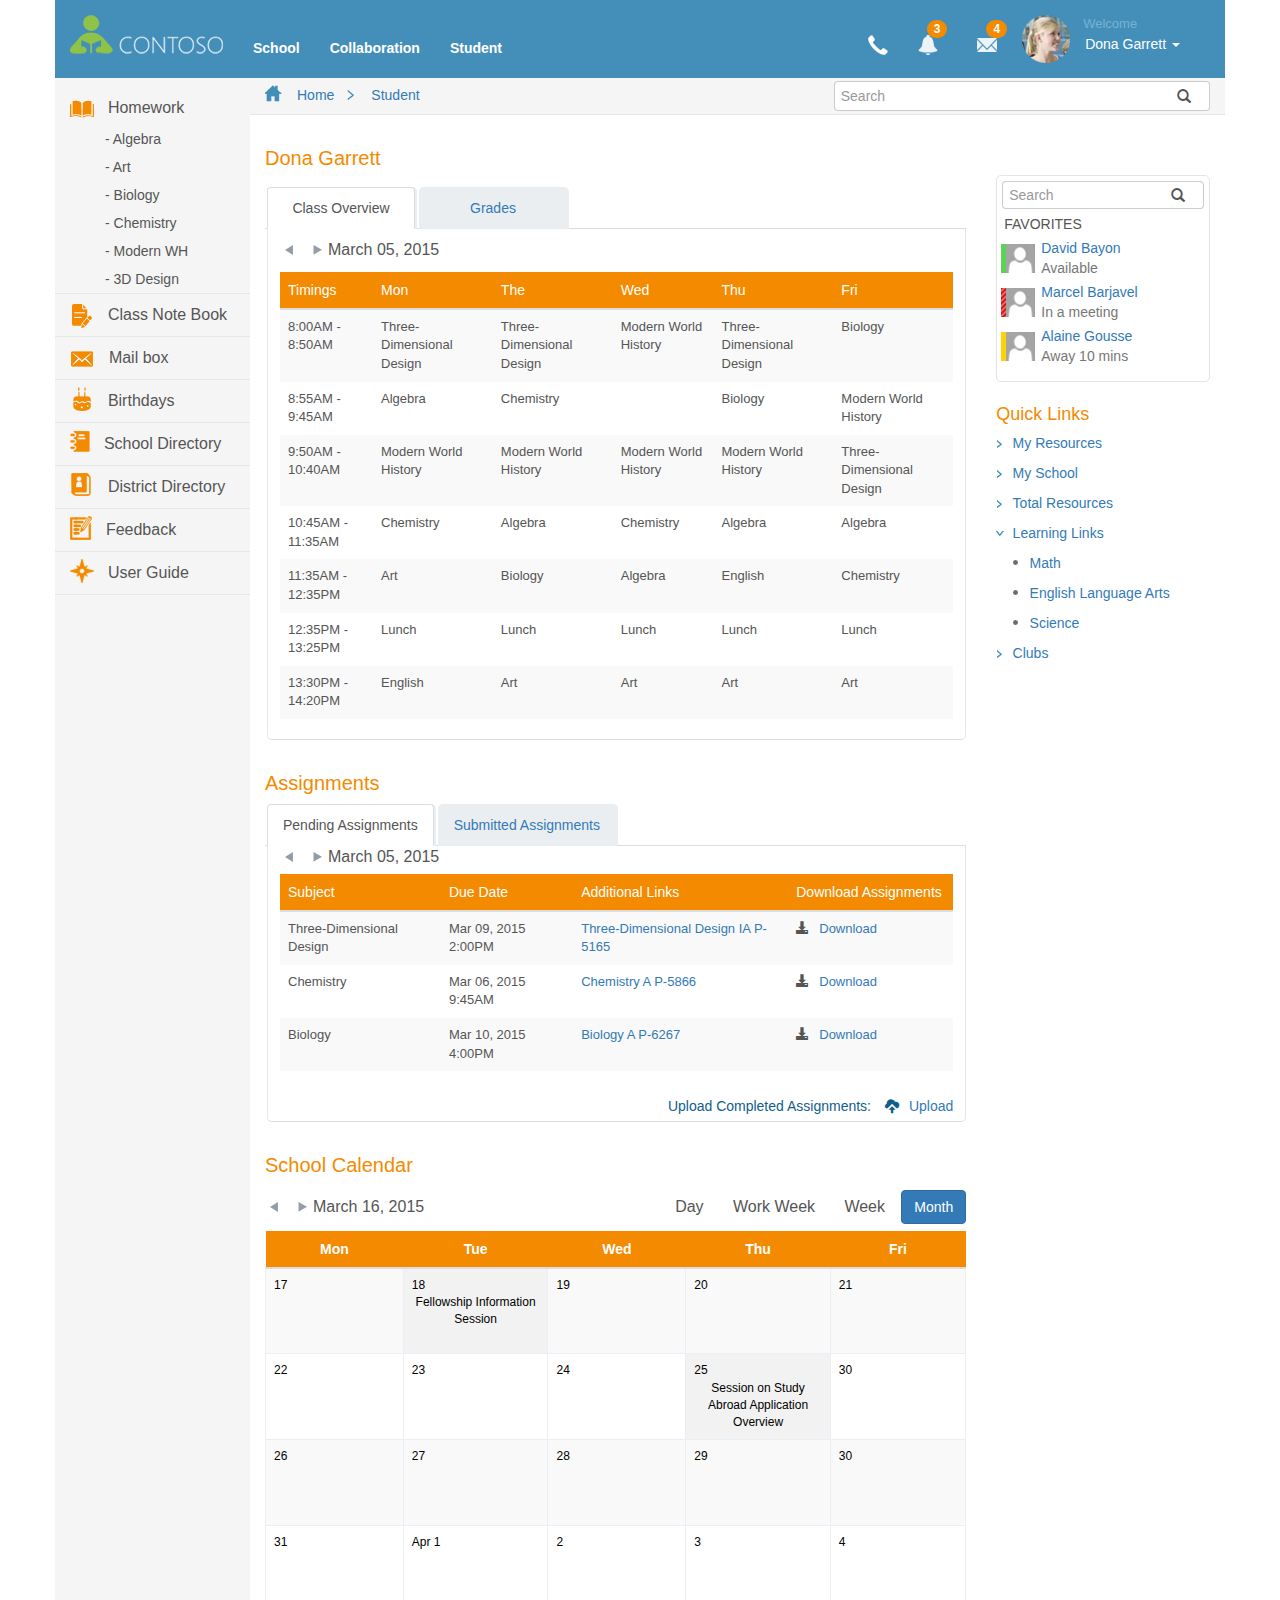
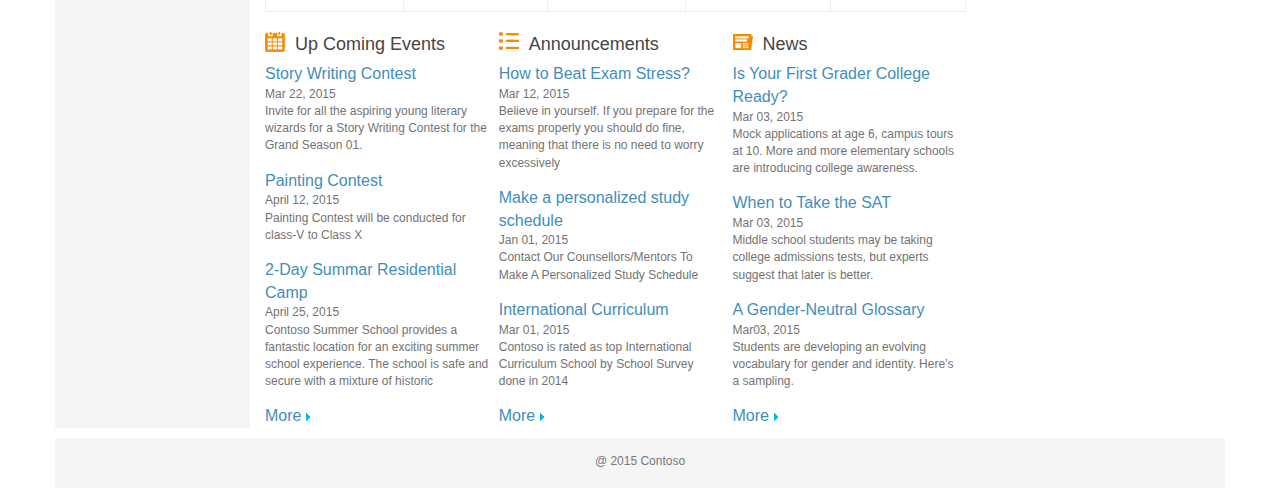
<file: Student.html>
﻿<!DOCTYPE html>
<html lang="en">
<head>
    <link href="css/bootstrap.min.css" rel="stylesheet" type="text/css">
    <link href="css/custom.css" rel="stylesheet" type="text/css">
    <script type="text/javascript" charset="utf-8" src="js/jquery-2.1.3.min.js"></script>
    <script type="text/javascript" charset="utf-8" src="js/bootstrap.min.js"></script>
    <script type="text/javascript" charset="utf-8" src="js/custom.js"></script>
    <title>Student</title>
</head>
<body>
    <div class="container padding">
        <!--Navgation Bar-->      
        <nav class="navbar navbar-default border" role="navigation">
            <div class="container nav-bg">

                <div class="navbar-header">
                    <button type="button" class="navbar-toggle" data-toggle="collapse" data-target="#navbar">
                        <span class="icon-bar"></span>
                        <span class="icon-bar"></span>
                        <span class="icon-bar"></span>
                    </button>
                    <a class="navbar-brand" href="index.html"><img src="images/Logo.png" /></a>
                </div>

                <div class="collapse navbar-collapse" id="navbar">
                    <ul class="nav navbar-nav nav-item">
                        <li><a href="Index.html">School</a></li>
                        <li><a onclick="loadcollaboration()">Collaboration</a></li>      
                        <li><a href="Student.html">Student</a></li>
                       
                    </ul>
                    <ul class="nav navbar-nav nav-right pull-right">
                        <li><a href="#"><img src="images/Cell.png" /></a></li>
                        <li class="nav-items">
                            <a href="#"><img src="images/allert.png" /><span class="badge bage-color alerts">3</span></a>
                            <ul class="dropdown-menu" style="border:0px!important">
                                <li>
                                    <div>
                                        <span style="display:inline-block; font-size:16px; padding-left:18px; padding-top:10px;">Notifications</span>
                                    </div>
                                    <hr>
                                </li>
                                
                                <li>
                                    <a href="#">
                                        <div class="alt">

                                            <div style="display:inline-block; padding-left:10px">
                                                <span class="alertHead">Steering committee meeting!</span><br />
                                                <span>Steering committee meeting got postponed to Friday</span><br />
                                                <span></span>
                                            </div>
                                        </div>
                                    </a>
                                </li>
                                <li>
                                    <a href="#">
                                        <div class="alt">

                                            <div style="display:inline-block; padding-left:10px">
                                                <span class="alertHead">Steering committee meeting!</span><br />
                                                <span>Steering committee meeting got postponed to Friday</span><br />
                                                <span></span>
                                            </div>
                                        </div>
                                    </a>
                                </li>
                                <li>
                                    <a href="#">
                                        <div class="alt">

                                            <div style="display:inline-block; padding-left:10px">
                                                <span class="alertHead">Campus Visit</span><br />
                                                <span>Foreign Education Embassy Visit this week</span><br />
                                                <span></span>
                                            </div>
                                        </div>
                                    </a>
                                </li>
                                <li>
                                    <div>
                                        <a style="display:inline-block; font-size:16px; padding:18px;">See all</a>
                                    </div>
                                </li>
                                


                            </ul>

                        </li>
                        <li class="nav-items">
                            <a href="#"><img src="images/mail.png" /><span class="badge bage-color alerts">4</span></a>
                            <ul class="dropdown-menu" style="border:0px!important">
                                <li>
                                    <a href="#">
                                        <div class="alt">
                                            <img src="images/allert4.png" height="50" width="50" />
                                            <div style="display:inline-block; padding-left:10px">
                                                <span class="alertHead">David Wickham</span><br />
                                                <span>Inefficient: inconsistent content coverage; </span><br />
                                                <span>10.45am</span>
                                            </div>
                                        </div>
                                    </a>
                                </li>
                                <li>
                                    <a href="#">
                                        <div class="alt">
                                            <img src="images/allert5.png" height="50" width="50" />
                                            <div style="display:inline-block; padding-left:10px">
                                                <span class="alertHead">Ashley Goolsby</span><br />
                                                <span>Feeling little or no control over the exam situation </span><br />
                                                <span>9.30am</span>
                                            </div>
                                        </div>
                                    </a>
                                </li>
                                <li>
                                    <a href="#">
                                        <div class="alt">
                                            <img src="images/allert6.png" height="50" width="50" />
                                            <div style="display:inline-block; padding-left:10px">
                                                <span class="alertHead">Melvin Dionne</span><br />
                                                <span>Believe in yourself. If you prepare for the exams...</span><br />
                                                <span>9.10am</span>
                                            </div>
                                        </div>
                                    </a>
                                </li>
                                <li>
                                    <a href="#">
                                        <div class="alt">
                                            <img src="images/allert2.png" height="50" width="50" />
                                            <div style="display:inline-block; padding-left:10px">
                                                <span class="alertHead">Elisa Bernard</span><br />
                                                <span>Believe in yourself. If you prepare for the exams...</span><br />
                                                <span>9.00am</span>
                                            </div>
                                        </div>
                                    </a>
                                </li>
                            </ul>
                        </li>
                        <li><img class="User-i" src="images/Kidprofile.png" /></li>
                        <li class="dropdown nav-items" style="margin-top: 15px;">
                            <span class="welcome-text">Welcome</span>
                            <a href="#" class="dropdown-toggle" data-toggle="dropdown" style="padding-top:0px" aria-expanded="false">Dona Garrett <b class="caret"></b></a>

                            <ul class="dropdown-menu" style="border:0px!important">
                                <li>
                                    <a href="#"><i class="fa fa-fw fa-paint-brush"></i>Profile</a>
                                </li>
                                <li>
                                    <a href="#"><i class="fa fa-fw fa-shopping-cart"></i>Settings</a>
                                </li>
                                <li id="logout">
                                    <a href="#"><i class="fa fa-fw fa-shopping-cart"></i>Log Out</a>
                                </li>

                            </ul>
                        </li>
                      
                    </ul>
                </div>
            </div>
        </nav>
        <script type="text/javascript">
            document.getElementById("logout").onclick = function () {
                location.href = "Index.html";
            };
        </script>
        <!--left section-->
        <div class="col-lg-2 col-sm-2 col-md-2 col-xs-2 left-bg leftNav">
            <div class="row">
                <ul class="nav row-margin">
                    <!--<li class="li-border">
                        <a class="nav-a" href="#"><img src="images/dashboard.png" /> <span class="nav-label nav-label-margin">Dashboards</span></a>
                        <ul class="nav nav-second-level">
                            <li><a class="label-margin nav-a" href="#">- Schedules</a></li>
                            <li><a class="label-margin nav-a" href="#">- Events</a></li>
                            <li><a class="label-margin nav-a" href="#">- Announcements</a></li>
                            <li><a class="label-margin nav-a" href="#">- Contacts</a></li>
                        </ul>
                    </li>-->
                    <li class="li-border">
                        <a class="nav-a" href="#"><img src="images/Book-Open.png" /> <span class="nav-label nav-label-margin">Homework</span></a>
                        <ul class="nav nav-second-level">
                            <li><a class="label-margin nav-a" href="#">- Algebra</a></li>
                            <li><a class="label-margin nav-a" href="#">- Art</a></li>
                            <li><a class="label-margin nav-a" href="#">- Biology</a></li>
                            <li><a class="label-margin nav-a" href="#">- Chemistry</a></li>
                            <li><a class="label-margin nav-a" href="#">- Modern WH</a></li>
                            <li><a class="label-margin nav-a " href="#">- 3D Design</a></li>
                        </ul>
                    </li>
                    <li class="li-border li-height">
                        <a class="nav-a" href="#"><img class="img-center" src="images/Fileedit.png" /> <span class="nav-label nav-label-margin">Class Note Book</span></a>
                    </li>
                    <li class="li-border li-height">
                        <a class="nav-a" href="#"><img class="img-center" src="images/mail-orenge.png" /> <span class="nav-label nav-label-margin">Mail box</span></a>
                    </li>
                    <li class="li-border li-height">
                        <a class="nav-a" href="#"><img class="img-center" src="images/Cake.png" style="padding-bottom:7px" /> <span class="nav-label nav-label-margin">Birthdays</span></a>
                    </li>
                    <li class="li-border li-height">
                        <a class="nav-a" href="#"><img class="img-center" src="images/schoolDir.png" style="padding-bottom:7px" /> <span class="nav-label nav-label-margin">School Directory
</span></a>
                    </li>
                    <li class="li-border li-height">
                        <a class="nav-a" href="#"><img class="img-center" src="images/districtDir.png" style="padding-bottom:7px" /> <span class="nav-label nav-label-margin">District Directory
</span></a>
                    </li>
                    <li class="li-border li-height">
                        <a class="nav-a" href="#"><img class="img-center" src="images/feedback.png" style="padding-bottom:7px" /> <span class="nav-label nav-label-margin">Feedback
</span></a>
                    </li>
                    <li class="li-border li-height">
                        <a class="nav-a" href="#"><img class="img-center" src="images/userGuide.png" style="padding-bottom:7px" /> <span class="nav-label nav-label-margin">User Guide
</span></a>
                    </li>
                </ul>
            </div>

        </div>
        <!--main contain section-->
        <div class="r-bg-adj clearfix">
            <div class="col-lg-10 col-sm-10 col-md-10 col-xs-10">
                <div class="row">
                    <div class="search-bar">
                        <div class="col-lg-7 col-sm-7 col-md-7 col-xs-7 nav-li">
                            <img src="images/home.png" /><a>Home</a><img class="center-img" src="images/arrow.png" /><a>Student</a>
                        </div>
                        <div class="col-lg-5 col-sm-5 col-md-5 col-xs-5 pull-right" style="padding-top:3px">
                            <div class="input-group stylish-input-group ">
                                <input type="text" class="form-control" placeholder="Search">
                                <span class="input-group-addon">
                                    <button type="submit">
                                        <span class="glyphicon glyphicon-search"></span>
                                    </button>
                                </span>
                            </div>

                        </div>

                    </div>

                    <!--middle section-->
                    <div class="col-lg-9 col-sm-9 col-md-9 col-xs-9">
                        <h3 class="header">Dona Garrett</h3>
                        <div class="tabpanel">
                            <!-- Nav tabs -->
                            <ul class="nav nav-tabs" role="tablist">
                                <li class="active">
                                    <a href="#classoverview" role="tab" data-toggle="tab">
                                        Class Overview
                                    </a>
                                </li>

                                <li>
                                    <a href="#Grades" role="tab" data-toggle="tab">
                                        Grades
                                    </a>
                                </li>
                            </ul>

                            <!-- Tab panes -->
                            <div class="tab-content bottem-border">
                                <div class="tab-pane fade active in" id="classoverview">
                                    <div>
                                        <div style="padding-top:10px; margin-bottom:10px">
                                            <img class="img-bottem" src="images/previous-next.png" /><span class="date">March 05, 2015 </span>
                                        </div>
                                        <table id="example" class="table table-striped table-list cellspacing=" 0">
                                            <thead>
                                                <tr>
                                                    <th>Timings</th>
                                                    <th>Mon</th>
                                                    <th>The</th>
                                                    <th>Wed</th>
                                                    <th>Thu</th>
                                                    <th>Fri</th>
                                                </tr>
                                            </thead>
                                            <tbody>
                                                <tr>
                                                    <td>8:00AM - 8:50AM</td>
                                                    <td>Three-Dimensional Design</td>
                                                    <td>Three-Dimensional Design</td>
                                                    <td>Modern World History</td>
                                                    <td>Three-Dimensional Design</td>
                                                    <td>Biology</td>
                                                </tr>
                                                <tr>
                                                    <td>8:55AM - 9:45AM</td>
                                                    <td>Algebra</td>
                                                    <td>Chemistry</td>
                                                    <td></td>
                                                    <td>Biology</td>
                                                    <td>Modern World History</td>

                                                </tr>
                                                <tr>
                                                    <td>9:50AM - 10:40AM</td>
                                                    <td>Modern World History</td>
                                                    <td>Modern World History</td>
                                                    <td>Modern World History</td>
                                                    <td>Modern World History</td>
                                                    <td>Three-Dimensional Design</td>
                                                </tr>
                                                <tr>
                                                    <td>10:45AM - 11:35AM</td>
                                                    <td>Chemistry</td>
                                                    <td>Algebra</td>
                                                    <td>Chemistry</td>
                                                    <td>Algebra</td>
                                                    <td>Algebra</td>
                                                </tr>
                                                <tr>
                                                    <td>11:35AM - 12:35PM</td>
                                                    <td>Art</td>
                                                    <td>Biology</td>
                                                    <td>Algebra</td>
                                                    <td>English</td>
                                                    <td>Chemistry</td>

                                                </tr>

                                                <tr>
                                                    <td>12:35PM - 13:25PM</td>
                                                    <td>Lunch</td>
                                                    <td>Lunch</td>
                                                    <td>Lunch</td>
                                                    <td>Lunch</td>
                                                    <td>Lunch</td>
                                                </tr>

                                                <tr>
                                                    <td>13:30PM - 14:20PM</td>
                                                    <td>English</td>
                                                    <td>Art</td>
                                                    <td>Art</td>
                                                    <td>Art</td>
                                                    <td>Art</td>

                                                </tr>

                                            </tbody>
                                        </table>

                                    </div>
                                </div>
                                <div class="tab-pane fade " id="Grades" style="padding-top:10px;">
                                    <div>
                                        <table id="example" class="table table-striped table-list cellspacing=" 0">
                                            <thead>
                                                <tr>
                                                    <th></th>
                                                    <th>3D Design </th>
                                                    <th>Modern World History</th>
                                                    <th>Biology</th>
                                                    <th>Chemistry</th>
                                                    <th>Algebra</th>
                                                    <th>English</th>
                                                    <th>Art</th>
                                                </tr>
                                            </thead>
                                            <tbody>
                                                <tr>
                                                    <td>1Qtr</td>
                                                    <td>B</td>
                                                    <td>B</td>
                                                    <td>A</td>
                                                    <td>A</td>
                                                    <td>A+</td>
                                                    <td>B</td>
                                                    <td>B</td>
                                                </tr>
                                                <tr>
                                                    <td>2Qtr</td>
                                                    <td>A</td>
                                                    <td>A+</td>
                                                    <td>A+</td>
                                                    <td>B</td>
                                                    <td>B</td>
                                                    <td>A</td>
                                                    <td>A+</td>

                                                </tr>
                                                <tr>
                                                    <td>3Qtr</td>
                                                    <td>A+</td>
                                                    <td>A</td>
                                                    <td>B</td>
                                                    <td>B</td>
                                                    <td>A</td>
                                                    <td>A+</td>
                                                    <td>A+</td>
                                                </tr>

                                            </tbody>
                                        </table>
                                    </div>
                                </div>


                            </div>

                            <div>
                                <h3 class="header">Assignments</h3>
                                <ul class="nav nav-tabs" role="tablist">
                                    <li class="active">
                                        <a href="#PendingAssign" role="tab" data-toggle="tab">
                                            Pending Assignments
                                        </a>
                                    </li>

                                    <li>
                                        <a href="#SubAssign" role="tab" data-toggle="tab">
                                            Submitted Assignments
                                        </a>
                                    </li>
                                </ul>
                                <div class="tab-content bottem-border" style="display:inline-block">
                                    <div class="tab-pane fade active in" id="PendingAssign">
                                        <div>
                                            <img class="img-bottem" src="images/previous-next.png" /><span class="date">March 05, 2015 </span>
                                            <table id="example" class="table table-striped table-list" style="margin-top:5px">
                                                <thead>
                                                    <tr>
                                                        <th>Subject</th>
                                                        <th>Due Date</th>
                                                        <th>Additional Links</th>
                                                        <th width="165">Download Assignments</th>
                                                    </tr>
                                                </thead>
                                                <tbody>
                                                    <tr>
                                                        <td>Three-Dimensional Design</td>
                                                        <td>Mar 09, 2015    2:00PM</td>
                                                        <td><a>Three-Dimensional Design IA P-5165</a></td>
                                                        <td><span class="glyphicon glyphicon-download-alt"></span><a style="padding-left:10px">Download</a></td>
                                                    </tr>
                                                    <tr>
                                                        <td>Chemistry</td>
                                                        <td>Mar 06, 2015    9:45AM</td>
                                                        <td><a>Chemistry A P-5866</a></td>
                                                        <td><span class="glyphicon glyphicon-download-alt"></span><a style="padding-left:10px">Download</a></td>
                                                    </tr>
                                                    <tr>
                                                        <td>Biology</td>
                                                        <td>Mar 10, 2015    4:00PM</td>
                                                        <td><a>Biology A P-6267</a></td>
                                                        <td><span class="glyphicon glyphicon-download-alt"></span><a style="padding-left:10px">Download</a></td>
                                                    </tr>

                                                </tbody>
                                            </table>

                                            <span class="pull-right" style="margin:5px 0">
                                                <span style="margin-right:10px;">Upload Completed Assignments:</span>
                                                <span class="glyphicon glyphicon-cloud-upload">
                                                </span><a style="padding-left:10px">Upload</a>
                                            </span>
                                        </div>
                                    </div>
                                    <div class="tab-pane fade " id="SubAssign" style="padding-top:10px;">
                                        <div>
                                            <img class="img-bottem" src="images/previous-next.png" /><span class="date">March 05, 2015 </span>
                                            <table id="example" class="table table-striped table-list" style="margin-top:5px">
                                                <thead>
                                                    <tr>
                                                        <th>Subject</th>
                                                        <th>Date Submitted</th>
                                                        <th>Additional Links</th>
                                                        <th width="165">View Assignments</th>
                                                    </tr>
                                                </thead>
                                                <tbody>

                                                    <tr>
                                                        <td>Chemistry</td>
                                                        <td>Mar 05, 2015    7:45PM</td>
                                                        <td><a>Chemistry A P-5866</a></td>
                                                        <td><a style="padding-left:10px">View</a></td>
                                                    </tr>
                                                    <tr>
                                                        <td>Biology</td>
                                                        <td>Mar 9, 2015    9:00PM</td>
                                                        <td><a>Biology A P-6267</a></td>
                                                        <td><a style="padding-left:10px">View</a></td>
                                                    </tr>
                                                    <tr>
                                                        <td>Three-Dimensional Design</td>
                                                        <td>Mar 09, 2015    7:15AM</td>
                                                        <td><a>Three-Dimensional Design IA P-5165</a></td>
                                                        <td><a style="padding-left:10px">View</a></td>
                                                    </tr>

                                                </tbody>
                                            </table>

                                            <span class="pull-right" style="margin-top:5px">

                                            </span>
                                        </div>
                                    </div>
                                </div>




                            </div>
                        </div>
                        <h3 class="header" style="display:block; clear:both">School Calendar</h3>
                        <div>
                            <div class="col-lg-12 col-sm-12 col-md-12 col-xs-12 padding-0">
                                <div style="margin-top: 10px;">
                                    <img class="img-bottem" src="images/previous-next.png" /><span class="date">March 16, 2015 </span>
                                    <div class="cal-type pull-right">
                                        <button class="btn btn-normal">Day</button>
                                        <button class="btn btn-normal">Work Week</button>
                                        <button class="btn btn-normal">Week</button>
                                        <button class="btn btn-primary">Month</button>
                                    </div>
                                </div>
                                <table id="example" class="table table-striped calendar-table cellspacing=" 0">
                                    <thead>
                                        <tr>
                                            <th>Mon</th>
                                            <th>Tue</th>
                                            <th>Wed</th>
                                            <th>Thu</th>
                                            <th>Fri</th>
                                        </tr>
                                    </thead>
                                    <tbody>
                                        <tr>
                                            <td>17</td>
                                            <td class="td-note">18<span class="center-text">Fellowship Information Session</span></td>
                                            <td>19</td>
                                            <td>20</td>
                                            <td>21</td>
                                        </tr>
                                        <tr>
                                            <td>22</td>
                                            <td>23</td>
                                            <td>24</td>
                                            <td class="td-note">25<span class="center-text">Session on Study Abroad Application Overview</span></td>
                                            <td>30</td>
                                        </tr>
                                        <tr>
                                            <td>26</td>
                                            <td>27 </td>
                                            <td>28</td>
                                            <td>29</td>
                                            <td>30</td>
                                        </tr>
                                        <tr>
                                            <td>31</td>
                                            <td>Apr 1</td>
                                            <td>2</td>
                                            <td>3</td>
                                            <td>4</td>
                                        </tr>
                                    </tbody>
                                </table>
                            </div>
                        </div>
                        <div class="NewsSec">
                            <div class="col-lg-4 col-sm-4 col-md-4 col-xs-4 padding-0">
                                <div>
                                    <img src="images/Events.png" /><span class="events-header">Up Coming Events</span>

                                    <div class="event">
                                        <a class="event-link">Story Writing Contest</a><br />
                                        <span class="event-des">Mar 22, 2015</span>
                                        <p class="event-des">Invite for all the aspiring young literary wizards for a Story Writing Contest for the Grand Season 01. </p>
                                    </div>
                                    <div class="event">
                                        <a class="event-link">Painting Contest</a><br />
                                        <span class="event-des">April 12, 2015</span>
                                        <p class="event-des">Painting Contest will be conducted for class-V to Class X </p>
                                    </div>
                                    <div class="event">
                                        <a class="event-link">2-Day Summar Residential Camp</a><br />
                                        <span class="event-des">April 25, 2015</span>
                                        <p class="event-des">Contoso Summer School provides a fantastic location for an exciting summer school experience. The school is safe and secure with a mixture of historic</p>
                                    </div>
                                    <a class="event-link">More<img class="img-bottem" src="images/right-triangle.png" /></a>
                                </div>
                            </div>
                            <div class="col-lg-4 col-sm-4 col-md-4 col-xs-4 padding-0">
                                <div>
                                    <img src="images/Announcements.png" /><span class="events-header">Announcements</span>
                                    <div class="event">
                                        <a class="event-link">How to Beat Exam Stress?</a><br />
                                        <span class="event-des">Mar 12, 2015</span>
                                        <p class="event-des">Believe in yourself. If you prepare for the exams properly you should do fine, meaning that there is no need to worry excessively</p>
                                    </div>
                                    <div class="event">
                                        <a class="event-link">Make a personalized study schedule</a><br />
                                        <span class="event-des">Jan 01, 2015</span>
                                        <p class="event-des">Contact Our Counsellors/Mentors To Make A Personalized Study Schedule</p>
                                    </div>
                                    <div class="event">
                                        <a class="event-link">International Curriculum</a><br />
                                        <span class="event-des">Mar 01, 2015</span>
                                        <p class="event-des">Contoso is rated as top International Curriculum School by School Survey done in 2014</p>
                                    </div>
                                    <a class="event-link">More<img class="img-bottem" src="images/right-triangle.png" /></a>
                                </div>
                            </div>
                            <div class="col-lg-4 col-sm-4 col-md-4 col-xs-4 padding-0">
                                <div>
                                    <img src="images/news.png" /><span class="events-header">News</span>
                                    <div class="event">
                                        <a class="event-link">Is Your First Grader College Ready?</a><br />
                                        <span class="event-des">Mar 03, 2015</span>
                                        <p class="event-des">Mock applications at age 6, campus tours at 10. More and more elementary schools are introducing college awareness.</p>
                                    </div>
                                    <div class="event">
                                        <a class="event-link">When to Take the SAT</a><br />
                                        <span class="event-des">Mar 03, 2015</span>
                                        <p class="event-des">Middle school students may be taking college admissions tests, but experts suggest that later is better.</p>
                                    </div>
                                    <div class="event">
                                        <a class="event-link">A Gender-Neutral Glossary</a><br />
                                        <span class="event-des">Mar03, 2015</span>
                                        <p class="event-des">Students are developing an evolving vocabulary for gender and identity. Here’s a sampling.</p>
                                    </div>
                                    <a class="event-link">More<img class="img-bottem" src="images/right-triangle.png" /></a>
                                </div>
                            </div>
                        </div>
                    </div>
                    <!--reght section-->
                    <div class="col-lg-3 col-sm-3 col-md-3 col-xs-3 search-top">
                        <div class="search-border">
                            <div class="input-group stylish-input-group ">
                                <input type="text" class="form-control" placeholder="Search" style="height:28px">
                                <span class="input-group-addon" style="padding: 4px 12px;">
                                    <button type="submit">
                                        <span class="glyphicon glyphicon-search"></span>
                                    </button>
                                </span>
                            </div>
                            <div style="margin-top:5px; margin-left: 2px;">
                                <span class="tab-header">FAVORITES</span>
                                <div class="tab-content">
                                    <div class="tab-pane fade in active row" id="home">
                                        <div class="list-group">
                                            <div class="list-group-item tab-users">
                                                <div class="row tab-items">
                                                    <div>
                                                        <img src="images/user-icon_online.jpg">
                                                    </div>
                                                    <div class="tab-containt">
                                                        <a href="#openModal" class="ancor">David Bayon</a><br>
                                                        <span class="text-muted">Available</span>
                                                    </div>
                                                </div>
                                                <div class="row tab-items">
                                                    <div>
                                                        <img src="images/user-icon_busy.jpg">
                                                    </div>
                                                    <div class="tab-containt">
                                                        <a href="#openModal1" class="ancor">Marcel Barjavel</a><br>
                                                        <span class="text-muted">In a meeting</span>
                                                    </div>
                                                </div>
                                                <div class="row tab-items">
                                                    <div>
                                                        <img src="images/user-icon_away.jpg">
                                                    </div>
                                                    <div class="tab-containt">
                                                        <a href="#openModal2" class="ancor">Alaine Gousse</a><br>
                                                        <span class="text-muted">Away 10 mins</span>
                                                    </div>
                                                </div>

                                            </div>
                                        </div>
                                    </div>

                                </div>
                            </div>
                        </div>
                        <div style="margin-top:20px">
                            <strong class="link-header">Quick Links</strong><br />
                            <span class="arrow-i"></span> <a class="link-containt">My Resources</a><br>
                            <span class="arrow-i"></span> <a class="link-containt">My School</a><br>
                            <span class="arrow-i"></span> <a class="link-containt">Total Resources</a><br>
                            <span class="downarrow-i"></span> <a class="link-containt">Learning Links</a><br>
                            <span class="sub-link subarrow-i"></span> <a class="link-containt">Math</a><br>
                            <span class="sub-link subarrow-i"></span> <a class="link-containt">English Language Arts</a><br>
                            <span class="sub-link subarrow-i"></span> <a class="link-containt">Science</a><br>
                            <span class="arrow-i"></span> <a class="link-containt">Clubs</a><br>
                        </div>
                    </div>
                </div>
            </div>
            </div>
            <div id="openModal" class="modalDialog">
                <div class="bg-model">
                    <a href="#close" title="Close" class="close">X</a>
                    <textarea class="textarea-box" cols="25" rows="5"></textarea>

                </div>
            </div>
            <div id="openModal1" class="modalDialog">
                <div class="bg-model1">
                    <a href="#close" title="Close" class="close">X</a>
                    <textarea class="textarea-box" cols="25" rows="5"></textarea>

                </div>
            </div>
            <div id="openModal2" class="modalDialog">
                <div class="bg-model2">
                    <a href="#close" title="Close" class="close">X</a>
                    <textarea class="textarea-box" cols="25" rows="5"></textarea>

                </div>
            </div>

        </div>
    <footer class="footer" style="margin-top:10px">
        <div class="container footer-bg">
            <p class="text-muted text-center">@ 2015 Contoso</p>
        </div>
    </footer>
   
</body>
</html>
</file>
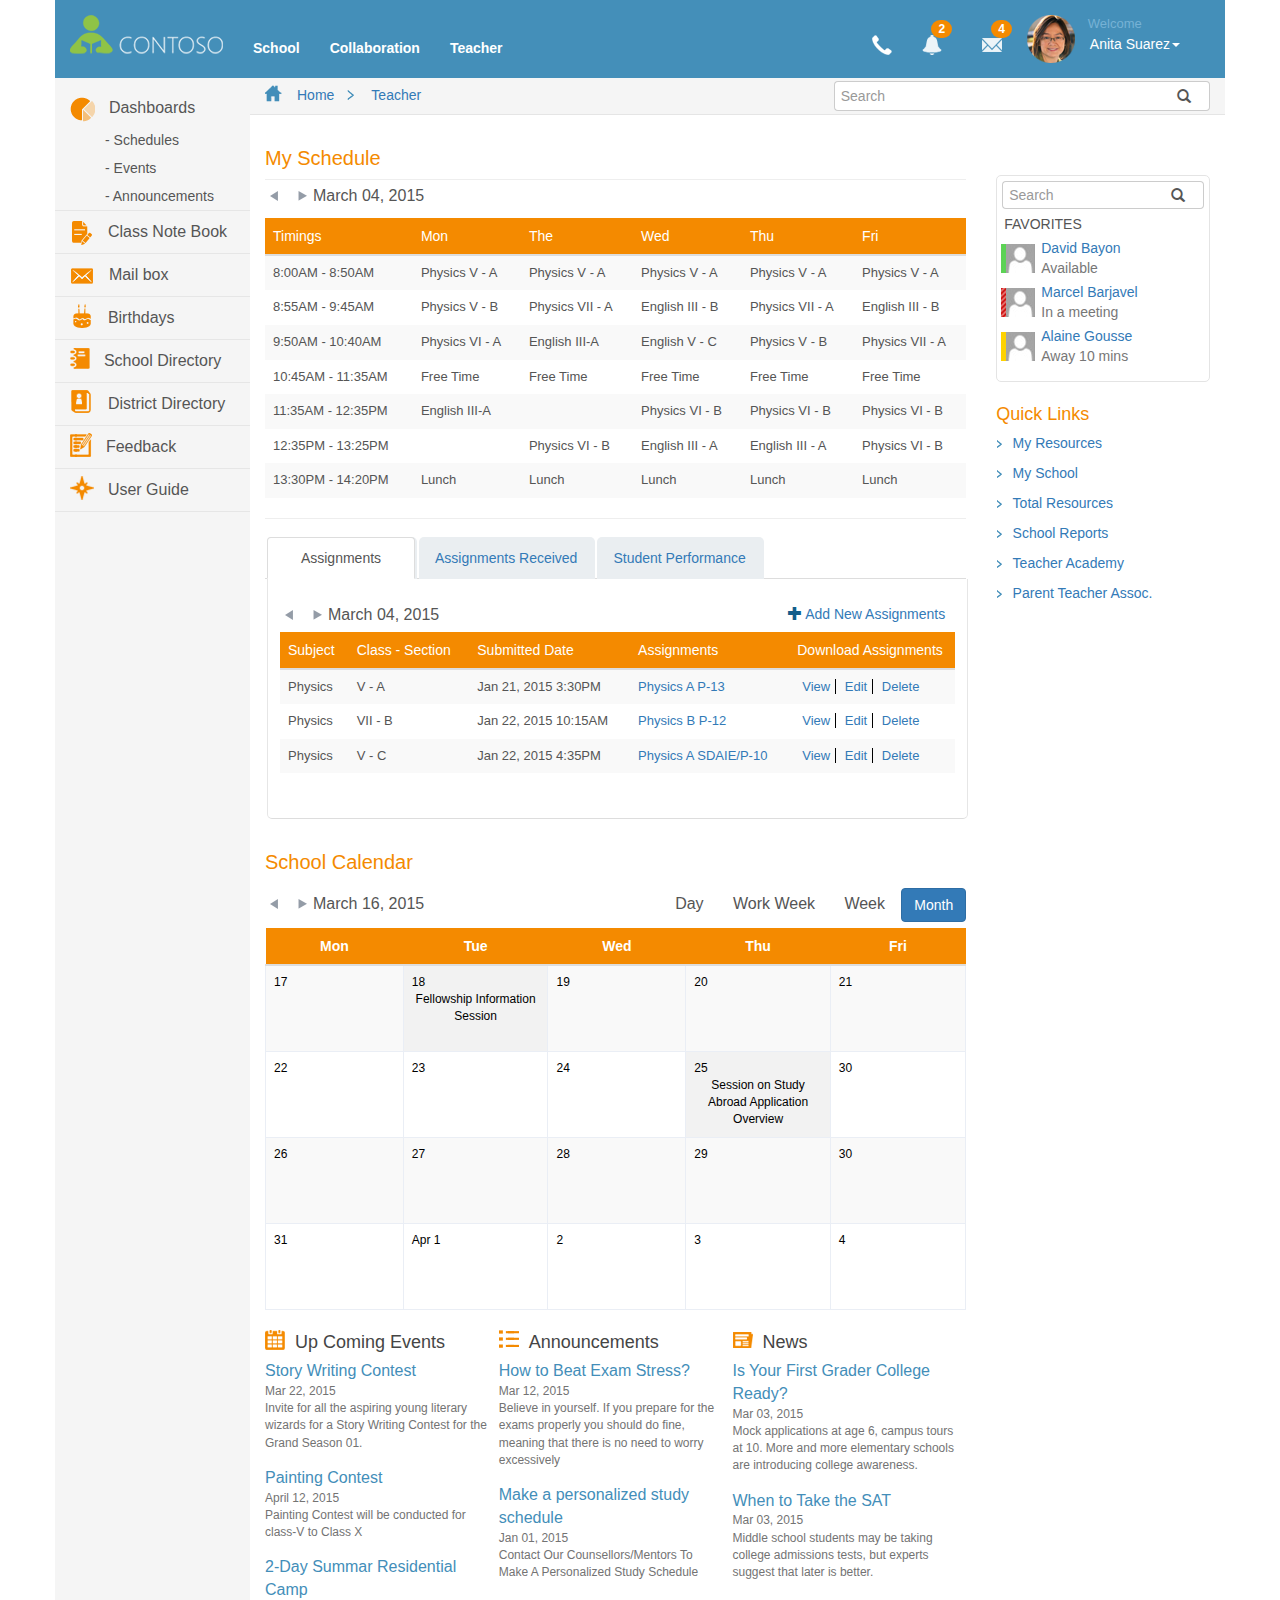
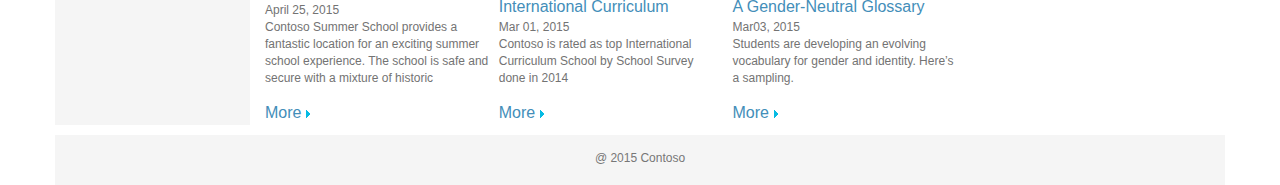
<file: Teacher.html>
﻿<!DOCTYPE html>
<html lang="en">
<head>
    <link href="css/bootstrap.min.css" rel="stylesheet" type="text/css">
    <link href="css/custom.css" rel="stylesheet" type="text/css">
    <script type="text/javascript" charset="utf-8" src="js/jquery-2.1.3.min.js"></script>
    <script type="text/javascript" charset="utf-8" src="js/bootstrap.min.js"></script>
    <script type="text/javascript" charset="utf-8" src="js/custom.js"></script>
    <title>Teacher</title>
</head>
<body>
    <div class="container padding">
        <!--Navgation Bar-->
        <nav class="navbar navbar-default border" role="navigation">
            <div class="container nav-bg">

                <div class="navbar-header">
                    <button type="button" class="navbar-toggle" data-toggle="collapse" data-target="#navbar">
                        <span class="icon-bar"></span>
                        <span class="icon-bar"></span>
                        <span class="icon-bar"></span>
                    </button>
                    <a class="navbar-brand" href="index.html"><img src="images/Logo.png" /></a>
                </div>

                <div class="collapse navbar-collapse" id="navbar">
                    <ul class="nav navbar-nav nav-item">
                        <li><a href="Index.html">School</a></li>
                        <li><a onclick="loadcollaboration()">Collaboration</a></li>

                        <li><a href="Teacher.html">Teacher</a></li>
                    </ul>
                    <ul class="nav navbar-nav nav-right pull-right">
                        <li><a href="#"><img src="images/Cell.png" /></a></li>
                        <li class="nav-items">
                            <a href="#"><img src="images/allert.png" /><span class="badge bage-color alerts">2</span></a>
                            <ul class="dropdown-menu" style="border:0px!important">
                                <li>
                                    <div>
                                        <span style="display:inline-block; font-size:16px; padding-left:18px; padding-top:10px;">Notifications</span>
                                    </div>
                                    <hr>
                                </li>
                               
                                <li>
                                    <a href="#">
                                        <div class="alt">

                                            <div style="display:inline-block; padding-left:10px">
                                                <span class="alertHead">Steering committee meeting!</span><br />
                                                <span>Steering committee meeting got postponed to Friday</span><br />
                                                <span></span>
                                            </div>
                                        </div>
                                    </a>
                                </li>
                                <li>
                                    <a href="#">
                                        <div class="alt">

                                            <div style="display:inline-block; padding-left:10px">
                                                <span class="alertHead">Campus Visit</span><br />
                                                <span>Foreign Education Embassy Visit this week</span><br />
                                                <span></span>
                                            </div>
                                        </div>
                                    </a>
                                </li>
                                <li>
                                    <div>
                                        <a style="display:inline-block; font-size:16px; padding:18px;">See all</a>
                                    </div>
                                </li>
                                


                            </ul>

                        </li>
                        <li class="nav-items">
                            <a href="#"><img src="images/mail.png" /><span class="badge bage-color alerts">4</span></a>
                            <ul class="dropdown-menu" style="border:0px!important">
                                <li>
                                    <a href="#">
                                        <div class="alt">
                                            <img src="images/allert4.png" height="50" width="50" />
                                            <div style="display:inline-block; padding-left:10px">
                                                <span class="alertHead">David Wickham</span><br />
                                                <span>Inefficient: inconsistent content coverage; </span><br />
                                                <span>10.45am</span>
                                            </div>
                                        </div>
                                    </a>
                                </li>
                                <li>
                                    <a href="#">
                                        <div class="alt">
                                            <img src="images/allert6.png" height="50" width="50" />
                                            <div style="display:inline-block; padding-left:10px">
                                                <span class="alertHead">Melvin Dionne</span><br />
                                                <span>Believe in yourself. If you prepare for the exams...</span><br />
                                                <span>9.40am</span>
                                            </div>
                                        </div>
                                    </a>
                                </li>
                                <li>
                                    <a href="#">
                                        <div class="alt">
                                            <img src="images/allert5.png" height="50" width="50" />
                                            <div style="display:inline-block; padding-left:10px">
                                                <span class="alertHead">Ashley Goolsby</span><br />
                                                <span>Feeling little or no control over the exam situation </span><br />
                                                <span>9.30am</span>
                                            </div>
                                        </div>
                                    </a>
                                </li>
                                <li>
                                    <a href="#">
                                        <div class="alt">
                                            <img src="images/allert2.png" height="50" width="50" />
                                            <div style="display:inline-block; padding-left:10px">
                                                <span class="alertHead">Elisa Bernard</span><br />
                                                <span>Irrational thinking about exams and outcomes...</span><br />
                                                <span>9.00am</span>
                                            </div>
                                        </div>
                                    </a>
                                </li>



                            </ul>
                        </li>
                        <li><img class="User-i" src="images/teacher.png" /></li>
                        <li class="dropdown nav-items" style="margin-top: 15px;">
                            <span class="welcome-text">Welcome</span>
                            <a href="#" class="dropdown-toggle" data-toggle="dropdown" style="padding-top:0px" aria-expanded="false">Anita Suarez<b class="caret"></b></a>

                            <ul class="dropdown-menu" style="border:0px!important">
                                <li>
                                    <a href="#"><i class="fa fa-fw fa-paint-brush"></i>Profile</a>
                                </li>
                                <li>
                                    <a href="#"><i class="fa fa-fw fa-shopping-cart"></i>Settings</a>
                                </li>
                                <li id="logout">
                                    <a href="#"><i class="fa fa-fw fa-shopping-cart"></i>Log Out</a>
                                </li>

                            </ul>
                        </li>
                    </ul>
                </div>
            </div>
        </nav>
        <script type="text/javascript">
            document.getElementById("logout").onclick = function () {
                location.href = "Index.html";
            };
        </script>
        <!--left section-->
        <div class="col-lg-2 col-sm-2 col-md-2 col-xs-2 left-bg leftNav">
            <div class="row">
                <ul class="nav row-margin">
                    <li class="li-border">
                        <a class="nav-a" href="#"><img src="images/dashboard.png" /> <span class="nav-label nav-label-margin">Dashboards</span></a>
                        <ul class="nav nav-second-level">
                            <li><a class="label-margin nav-a" href="#">- Schedules</a></li>
                            <li><a class="label-margin nav-a" href="#">- Events</a></li>
                            <li><a class="label-margin nav-a" href="#">- Announcements</a></li>

                        </ul>
                    </li>
                    <li class="li-border li-height">
                        <a class="nav-a" href="#"><img class="img-center" src="images/Fileedit.png" /> <span class="nav-label nav-label-margin">Class Note Book</span></a>
                    </li>
                    <li class="li-border li-height">
                        <a class="nav-a" href="#"><img class="img-center" src="images/mail-orenge.png" /> <span class="nav-label nav-label-margin">Mail box</span></a>
                    </li>
                    <li class="li-border li-height">
                        <a class="nav-a" href="#"><img class="img-center" src="images/Cake.png" style="padding-bottom:7px" /> <span class="nav-label nav-label-margin">Birthdays</span></a>
                    </li>
                    <li class="li-border li-height">
                        <a class="nav-a" href="#">
                            <img class="img-center" src="images/schoolDir.png" style="padding-bottom:7px" /> <span class="nav-label nav-label-margin">
                                School Directory
                            </span>
                        </a>
                    </li>
                    <li class="li-border li-height">
                        <a class="nav-a" href="#">
                            <img class="img-center" src="images/districtDir.png" style="padding-bottom:7px" /> <span class="nav-label nav-label-margin">
                                District Directory
                            </span>
                        </a>
                    </li>
                    <li class="li-border li-height">
                        <a class="nav-a" href="#">
                            <img class="img-center" src="images/feedback.png" style="padding-bottom:7px" /> <span class="nav-label nav-label-margin">
                                Feedback
                            </span>
                        </a>
                    </li>
                    <li class="li-border li-height">
                        <a class="nav-a" href="#">
                            <img class="img-center" src="images/userGuide.png" style="padding-bottom:7px" /> <span class="nav-label nav-label-margin">
                                User Guide
                            </span>
                        </a>
                    </li>
                </ul>
            </div>

        </div>
        <!--main contain section-->
        <div class="r-bg-adj clearfix">
            <div class="col-lg-10 col-sm-10 col-md-10 col-xs-10">
                <div class="row">
                    <div class="search-bar">
                        <div class="col-lg-7 col-sm-7 col-md-7 col-xs-7 nav-li">
                            <img src="images/home.png" /><a>Home</a><img class="center-img" src="images/arrow.png" /><a>Teacher</a>
                        </div>
                        <div class="col-lg-5 col-sm-5 col-md-5 col-xs-5 pull-right" style="padding-top:3px">
                            <div class="input-group stylish-input-group ">
                                <input type="text" class="form-control" placeholder="Search">
                                <span class="input-group-addon">
                                    <button type="submit">
                                        <span class="glyphicon glyphicon-search"></span>
                                    </button>
                                </span>
                            </div>

                        </div>

                    </div>

                    <!--middle section-->
                    <div class="col-lg-9 col-sm-9 col-md-9 col-xs-9">
                        <h3 class="header">My Schedule</h3>
                        <hr />
                        <div>
                            <img class="img-bottem" src="images/previous-next.png" /><span class="date">March 04, 2015 </span>
                            <table id="example" class="table table-striped table-list" style="margin-top:10px">
                                <thead>
                                    <tr>
                                        <th>Timings</th>
                                        <th>Mon</th>
                                        <th>The</th>
                                        <th>Wed</th>
                                        <th>Thu</th>
                                        <th>Fri</th>
                                    </tr>
                                </thead>
                                <tbody>
                                    <tr>
                                        <td>8:00AM - 8:50AM</td>
                                        <td>Physics V - A</td>
                                        <td>Physics V - A</td>
                                        <td>Physics V - A</td>
                                        <td>Physics V - A</td>
                                        <td>Physics V - A</td>
                                    </tr>
                                    <tr>
                                        <td>8:55AM - 9:45AM</td>
                                        <td>Physics V - B</td>
                                        <td>Physics VII - A</td>
                                        <td>English III - B</td>
                                        <td>Physics VII - A</td>
                                        <td>English III - B</td>

                                    </tr>
                                    <tr>
                                        <td>9:50AM - 10:40AM</td>
                                        <td>Physics VI - A</td>
                                        <td>English III-A</td>
                                        <td>English V - C</td>
                                        <td>Physics V - B</td>
                                        <td>Physics VII - A</td>
                                    </tr>
                                    <tr>
                                        <td>10:45AM - 11:35AM</td>
                                        <td>Free Time</td>
                                        <td>Free Time</td>
                                        <td>Free Time</td>
                                        <td>Free Time</td>
                                        <td>Free Time</td>
                                    </tr>
                                    <tr>
                                        <td>11:35AM - 12:35PM</td>
                                        <td>English III-A</td>
                                        <td></td>
                                        <td>Physics VI - B</td>
                                        <td>Physics VI - B</td>
                                        <td>Physics VI - B</td>

                                    </tr>

                                    <tr>
                                        <td>12:35PM - 13:25PM</td>
                                        <td></td>
                                        <td>Physics VI - B</td>
                                        <td>English III - A</td>
                                        <td>English III - A</td>
                                        <td>Physics VI - B</td>
                                    </tr>
                                    <tr>
                                        <td>13:30PM - 14:20PM</td>
                                        <td>Lunch</td>
                                        <td>Lunch</td>
                                        <td>Lunch</td>
                                        <td>Lunch</td>
                                        <td>Lunch</td>
                                    </tr>

                                </tbody>
                            </table>
                        </div>
                        <hr />
                        <div class="tabpanel">
                            <!-- Nav tabs -->
                            <ul class="nav nav-tabs" role="tablist">
                                <li class="active">
                                    <a href="#Attendance" role="tab" data-toggle="tab">
                                        Assignments
                                    </a>
                                </li>

                                <li>
                                    <a href="#Facilities" role="tab" data-toggle="tab">
                                        Assignments Received
                                    </a>
                                </li>
                                <li>
                                    <a href="#Student" role="tab" data-toggle="tab">
                                        Student Performance
                                    </a>
                                </li>
                            </ul>

                            <!-- Tab panes -->
                            <div class="tab-content bottem-border" style="display:inline-block; width:100%;">
                                <div class="tab-pane fade active in" id="Attendance">
                                    <div style="padding:25px 0px">
                                        <div>
                                            <img class="img-bottem" src="images/previous-next.png" /><span class="date">March 04, 2015 </span><span class="pull-right">
                                                <span class="glyphicon glyphicon-plus">
                                                </span>
                                                <a style="margin-right:10px;">Add New Assignments</a>

                                            </span>
                                            <table id="example" class="table table-striped table-list" style="margin-top:5px">
                                                <thead>
                                                    <tr>
                                                        <th>Subject</th>
                                                        <th>Class - Section</th>
                                                        <th>Submitted Date</th>
                                                        <th>Assignments</th>
                                                        <th width="166">Download Assignments</th>
                                                    </tr>
                                                </thead>
                                                <tbody>
                                                    <tr>
                                                        <td>Physics</td>
                                                        <td>V - A</td>
                                                        <td>Jan 21, 2015    3:30PM</td>
                                                        <td><a>Physics A P-13</a></td>
                                                        <td class="h-links"><a >View</a> <a>Edit</a> <a style="border-right:0px">Delete</a></td>
                                                    </tr>
                                                    <tr>
                                                        <td>Physics</td>
                                                        <td>VII - B</td>
                                                        <td>Jan 22, 2015    10:15AM</td>
                                                        <td><a>Physics B P-12</a></td>
                                                        <td class="h-links"><a >View</a> <a>Edit</a> <a style="border-right:0px">Delete</a></td>
                                                    </tr>
                                                    <tr>
                                                        <td>Physics</td>
                                                        <td>V - C</td>
                                                        <td>Jan 22, 2015    4:35PM</td>
                                                        <td><a>Physics A SDAIE/P-10</a></td>
                                                        <td class="h-links"><a >View</a> <a>Edit</a> <a style="border-right:0px">Delete</a></td>
                                                    </tr>

                                                </tbody>
                                            </table>
                                        </div>


                                    </div>
                                </div>
                                <div class="tab-pane fade" id="Facilities">
                                    <div style="padding:20px 0px">
                                        <div>
                                            <img class="img-bottem" src="images/previous-next.png" /><span class="date">March 04, 2015 </span>
                                            <table id="example" class="table table-striped table-list" style="margin:5px 0px">
                                                <thead>
                                                    <tr>
                                                        <th>Student Name</th>
                                                        <th>Class</th>
                                                        <th>Submitted Date</th>
                                                        <th>Assignments</th>
                                                        <th>Download</th>
                                                    </tr>
                                                </thead>
                                                <tbody>
                                                    <tr>
                                                        <td>Freddie Mercury VB</td>
                                                        <td>V - A</td>
                                                        <td>Jan 20, 2015    7:08PM</td>
                                                        <td><a>Physics A P-13</a></td>
                                                        <td><input type="checkbox" checked /></td>
                                                    </tr>
                                                    <tr>
                                                        <td>Andrew Kramer</td>
                                                        <td>VI-B</td>
                                                        <td>Jan 15, 2015    4:52PM</td>
                                                        <td><a>Physics A P-13</a></td>
                                                        <td><input type="checkbox" /></td>
                                                    </tr>
                                                    <tr>
                                                        <td>Mitchell Johnson</td>
                                                        <td>V - A</td>
                                                        <td>Jan 13, 2015    6:35PM</td>
                                                        <td><a>Physics B P-12</a></td>
                                                        <td><input type="checkbox" checked /></td>
                                                    </tr>
                                                    <tr>
                                                        <td>Mitchell Johnson</td>
                                                        <td>V - A</td>
                                                        <td>Jan 12, 2015    4:35PM</td>
                                                        <td><a>Physics A SDAIE/P-10</a></td>
                                                        <td><input type="checkbox" /></td>
                                                    </tr>

                                                </tbody>
                                            </table>
                                            <hr style="margin:5px 0px" />
                                            <div class="pull-right" style="margin-bottom:15px">
                                                <span class="glyphicon glyphicon-download-alt"></span><a style="padding-left:10px">Download</a>
                                            </div>
                                        </div>


                                    </div>
                                </div>
                                <div class="tab-pane row" id="Student">
                                    <div class="student-tab">

                                        <div style="padding-top: 30px;">
                                            <span>Find a student</span>
                                            <input type="text" class="form-text text-box" id="search" style="padding:5px" placeholder="Enter Student Name">
                                            <button class="btn btn-primary btn-find" onclick="myFunction()">Find</button>
                                        </div>
                                        <div class="hr-or">

                                        </div>
                                        <h4 class="hr-or-h4">OR</h4>
                                        <span>Class</span>
                                        <select class="dropdown-select">
                                            <option value="V">I</option>
                                            <option value="VI">II</option>
                                            <option value="VII">III</option>
                                            <option value="VIII">IV</option>
                                            <option value="V">V</option>
                                            <option value="VI">VI</option>
                                            <option value="VII">VII</option>
                                            <option value="VIII">VIII</option>
                                            <option value="VIII">IX</option>
                                            <option value="VIII">X</option>
                                        </select>
                                        <span style="margin-left:25px">Section</span>
                                        <select class="dropdown-select">
                                            <option value="A">A</option>
                                            <option value="B">B</option>
                                            <option value="C">C</option>
                                            <option value="A">D</option>
                                            <option value="B">E</option>
                                            <option value="C">F</option>
                                        </select>
                                        <button class="btn btn-primary btn-find" onclick="myFunction1()">Find</button>



                                        <div id="result" style="margin-top:35px; display:none;">
                                            <span class="tabpanel-subtitle" style="padding-left:0px">Result</span>
                                            <hr style="margin:10px 0px" />
                                            <a class="div-display" onclick="showResult()">
                                                <img src="images/Kid1.png" />
                                                <span class="text-display">Dona Garrett</span>
                                                <span class="text-display">Class:  X</span>
                                                <span class="text-display">Section: A</span>
                                            </a>
                                            <a class="div-display" >
                                                <img src="images/student1.png" />
                                                <span class="text-display">Jessica Alston</span>
                                                <span class="text-display">Class:  IV</span>
                                                <span class="text-display">Section: C</span>
                                            </a>
                                            <a class="div-display" >
                                                <img src="images/Kid2.png" />
                                                <span class="text-display">Christie Wyatt </span>
                                                <span class="text-display">Class:  I</span>
                                                <span class="text-display">Section: B</span>
                                            </a>
                                        </div>

                                        <div id="Result1" style="display:none">
                                            <hr />
                                            <div style="margin:20px 0px;">
                                                <img src="images/Kid1.png" />
                                                <div class="div-display">
                                                    <span class="text-display">Dona Garrett</span>
                                                    <span class="text-display">(Class:  X; Section: A)</span>
                                                </div>

                                            </div>
                                            <ul class="nav nav-tabs">
                                                <li class="active">
                                                    <a href="#AssignmentGrade" data-toggle="tab">
                                                        Assignment Grade
                                                    </a>
                                                </li>
                                                <li>
                                                    <a href="#ClassAbsence" data-toggle="tab">
                                                        Class Absence
                                                    </a>
                                                </li>

                                            </ul>
                                            <div class="tab-content bottem-border" style="margin-bottom:10px">
                                                <div id="AssignmentGrade" class="tab-pane active" style="padding:10px 12px">
                                                    <table id="example" class="table table-striped table-list">
                                                        <thead>
                                                            <tr>
                                                                <th>Formative (40%)</th>
                                                                <th>HW for Prep (20%)</th>
                                                                <th>Summative (40%)</th>
                                                                <th>Current Grade</th>
                                                            </tr>
                                                        </thead>
                                                        <tbody>
                                                            <tr>
                                                                <td class="">
                                                                    <span class="text-display text-bold">Three-Dimensional Design</span>
                                                                    <span>285.0/290.0   93.3%</span>
                                                                </td>
                                                                <td>155.0/155.0   100%</td>
                                                                <td>155.0/155.0   100%</td>
                                                                <td>96.8   A+</td>
                                                            </tr>
                                                            <tr>
                                                                <td class="">
                                                                    <span class="text-display text-bold">Chemistry</span>
                                                                    <span>265.0/290.0   89.3%</span>
                                                                </td>
                                                                <td>135.0/155.0   92%</td>
                                                                <td>145.0/155.0   95%</td>
                                                                <td>93.4  A</td>
                                                            </tr>
                                                            <tr>
                                                                <td class="">
                                                                    <span class="text-display text-bold">Algebra</span>
                                                                    <span>280.0/290.0   95%</span>
                                                                </td>
                                                                <td>125.0/155.0   87%</td>
                                                                <td>155.0/155.0   100%</td>
                                                                <td>94.4   A</td>
                                                            </tr>
                                                            <tr>
                                                                <td class="">
                                                                    <span class="text-display text-bold">Modern World History</span>
                                                                    <span>255.0/290.0   85%</span>
                                                                </td>
                                                                <td>150.0/155.0   96.7%</td>
                                                                <td>152.0/155.0   97.2%</td>
                                                                <td>96.9   A+</td>
                                                            </tr>
                                                            <tr>
                                                                <td class="">
                                                                    <span class="text-display text-bold">Biology</span>
                                                                    <span>275.0/290.0   92.1%</span>
                                                                </td>
                                                                <td>150.0/155.0   96.7%</td>
                                                                <td>125.0/155.0   87%</td>
                                                                <td>92.6   A</td>
                                                            </tr>
                                                            <tr>
                                                                <td class="">
                                                                    <span class="text-display text-bold">Algebra</span>
                                                                    <span>280.0/290.0   92%</span>
                                                                </td>
                                                                <td>125.0/155.0   87%</td>
                                                                <td>155.0/155.0   100%</td>
                                                                <td>94.4   A</td>
                                                            <tr>
                                                                <td class="">
                                                                    <span class="text-display text-bold">English</span>
                                                                    <span>278.0/290.0   90.3%</span>
                                                                </td>
                                                                <td>145.0/155.0   95%</td>
                                                                <td>155.0/155.0   100%</td>
                                                                <td>93.8   A</td>
                                                            </tr>

                                                        </tbody>
                                                    </table>
                                                </div>
                                                <div id="ClassAbsence" class="tab-pane row" style="padding:12px">
                                                    <div class="col-lg-6 col-md-12 ">
                                                        <table id="example" class="table table-striped table-list">
                                                            <thead>
                                                                <tr>
                                                                    <th>Period</th>
                                                                    <th>Course</th>
                                                                    <th>Date</th>
                                                                    <th>AbsenceCode</th>
                                                                </tr>
                                                            </thead>
                                                            <tbody>
                                                                <tr>
                                                                    <td>1</td>
                                                                    <td>BIOLOGY</td>
                                                                    <td>12/08</td>
                                                                    <td>ILL</td>
                                                                </tr>
                                                                <tr>
                                                                    <td>2</td>
                                                                    <td>ALGEBRA</td>
                                                                    <td>12/15</td>
                                                                    <td>AB</td>
                                                                </tr>
                                                                <tr>
                                                                    <td>4</td>
                                                                    <td>ART</td>
                                                                    <td>01/05</td>
                                                                    <td>UABS</td>
                                                                </tr>
                                                                <tr>
                                                                    <td>3</td>
                                                                    <td>CHEMISTRY</td>
                                                                    <td>01/11</td>
                                                                    <td>UPRT</td>
                                                                </tr>
                                                                <tr>
                                                                    <td>All</td>
                                                                    <td>All Subjects</td>
                                                                    <td>01/16</td>
                                                                    <td>ILL</td>
                                                                </tr>

                                                            </tbody>
                                                        </table>
                                                    </div>
                                                    <div class="col-lg-6 col-md-12">
                                                        <table id="example" class="table table-striped table-list">
                                                            <thead>
                                                                <tr>
                                                                    <th>AbsenceCode</th>
                                                                    <th>Description</th>
                                                                </tr>
                                                            </thead>
                                                            <tbody>
                                                                <tr>
                                                                    <td>ILL</td>
                                                                    <td>Illness include med appt</td>
                                                                </tr>
                                                                <tr>
                                                                    <td>AB</td>
                                                                    <td>Absent Unexcused</td>
                                                                </tr>
                                                                <tr>
                                                                    <td>UABS</td>
                                                                    <td>Unex Parent Approved-Not Travel</td>
                                                                </tr>
                                                                <tr>
                                                                    <td>UPRT</td>
                                                                    <td>Unexcused Late</td>
                                                                </tr>
                                                                <tr>
                                                                    <td>UTDY</td>
                                                                    <td>Tardy – Unexcused</td>
                                                                </tr>
                                                                <tr>
                                                                    <td>UTRU</td>
                                                                    <td>Truant</td>
                                                                </tr>
                                                                <tr>
                                                                    <td>UTRV</td>
                                                                    <td>Unexcused Absent-Travel</td>
                                                                </tr>

                                                            </tbody>
                                                        </table>
                                                    </div>
                                                </div>
                                            </div>
                                        </div>
                                    </div>
                                </div>
                            </div>
                        </div>
                        <h3 class="header">School Calendar</h3>
                        <div>
                            <div class="col-lg-12 col-sm-12 col-md-12 col-xs-12 padding-0">
                                <div style="margin-top: 10px;">
                                    <img class="img-bottem" src="images/previous-next.png" /><span class="date">March 16, 2015 </span>
                                    <div class="cal-type pull-right">
                                        <button class="btn btn-normal">Day</button>
                                        <button class="btn btn-normal">Work Week</button>
                                        <button class="btn btn-normal">Week</button>
                                        <button class="btn btn-primary">Month</button>
                                    </div>
                                </div>
                                <table id="example" class="table table-striped calendar-table cellspacing=" 0">
                                    <thead>
                                        <tr>
                                            <th>Mon</th>
                                            <th>Tue</th>
                                            <th>Wed</th>
                                            <th>Thu</th>
                                            <th>Fri</th>
                                        </tr>
                                    </thead>
                                    <tbody>
                                        <tr>
                                            <td>17</td>
                                            <td class="td-note">18<span class="center-text">Fellowship Information Session</span></td>
                                            <td>19</td>
                                            <td>20</td>
                                            <td>21</td>
                                        </tr>
                                        <tr>
                                            <td>22</td>
                                            <td>23</td>
                                            <td>24</td>
                                            <td class="td-note">25<span class="center-text">Session on Study Abroad Application Overview</span></td>
                                            <td>30</td>
                                        </tr>
                                        <tr>
                                            <td>26</td>
                                            <td>27 </td>
                                            <td>28</td>
                                            <td>29</td>
                                            <td>30</td>
                                        </tr>
                                        <tr>
                                            <td>31</td>
                                            <td>Apr 1</td>
                                            <td>2</td>
                                            <td>3</td>
                                            <td>4</td>
                                        </tr>
                                    </tbody>
                                </table>
                            </div>
                        </div>
                        <div class="NewsSec">
                            <div class="col-lg-4 col-sm-4 col-md-4 col-xs-4 padding-0">
                                <div>
                                    <img src="images/Events.png" /><span class="events-header">Up Coming Events</span>

                                    <div class="event">
                                        <a class="event-link">Story Writing Contest</a><br />
                                        <span class="event-des">Mar 22, 2015</span>
                                        <p class="event-des">Invite for all the aspiring young literary wizards for a Story Writing Contest for the Grand Season 01. </p>
                                    </div>
                                    <div class="event">
                                        <a class="event-link">Painting Contest</a><br />
                                        <span class="event-des">April 12, 2015</span>
                                        <p class="event-des">Painting Contest will be conducted for class-V to Class X </p>
                                    </div>
                                    <div class="event">
                                        <a class="event-link">2-Day Summar Residential Camp</a><br />
                                        <span class="event-des">April 25, 2015</span>
                                        <p class="event-des">Contoso Summer School provides a fantastic location for an exciting summer school experience. The school is safe and secure with a mixture of historic</p>
                                    </div>
                                    <a class="event-link">More<img class="img-bottem" src="images/right-triangle.png" /></a>
                                </div>
                            </div>
                            <div class="col-lg-4 col-sm-4 col-md-4 col-xs-4 padding-0">
                                <div>
                                    <img src="images/Announcements.png" /><span class="events-header">Announcements</span>
                                    <div class="event">
                                        <a class="event-link">How to Beat Exam Stress?</a><br />
                                        <span class="event-des">Mar 12, 2015</span>
                                        <p class="event-des">Believe in yourself. If you prepare for the exams properly you should do fine, meaning that there is no need to worry excessively</p>
                                    </div>
                                    <div class="event">
                                        <a class="event-link">Make a personalized study schedule</a><br />
                                        <span class="event-des">Jan 01, 2015</span>
                                        <p class="event-des">Contact Our Counsellors/Mentors To Make A Personalized Study Schedule</p>
                                    </div>
                                    <div class="event">
                                        <a class="event-link">International Curriculum</a><br />
                                        <span class="event-des">Mar 01, 2015</span>
                                        <p class="event-des">Contoso is rated as top International Curriculum School by School Survey done in 2014</p>
                                    </div>
                                    <a class="event-link">More<img class="img-bottem" src="images/right-triangle.png" /></a>
                                </div>
                            </div>
                            <div class="col-lg-4 col-sm-4 col-md-4 col-xs-4 padding-0">
                                <div>
                                    <img src="images/news.png" /><span class="events-header">News</span>
                                    <div class="event">
                                        <a class="event-link">Is Your First Grader College Ready?</a><br />
                                        <span class="event-des">Mar 03, 2015</span>
                                        <p class="event-des">Mock applications at age 6, campus tours at 10. More and more elementary schools are introducing college awareness.</p>
                                    </div>
                                    <div class="event">
                                        <a class="event-link">When to Take the SAT</a><br />
                                        <span class="event-des">Mar 03, 2015</span>
                                        <p class="event-des">Middle school students may be taking college admissions tests, but experts suggest that later is better.</p>
                                    </div>
                                    <div class="event">
                                        <a class="event-link">A Gender-Neutral Glossary</a><br />
                                        <span class="event-des">Mar03, 2015</span>
                                        <p class="event-des">Students are developing an evolving vocabulary for gender and identity. Here’s a sampling.</p>
                                    </div>
                                    <a class="event-link">More<img class="img-bottem" src="images/right-triangle.png" /></a>
                                </div>
                            </div>
                        </div>
                    </div>
                    <!--reght section-->
                    <div class="col-lg-3 col-sm-3 col-md-3 col-xs-3 search-top">
                        <div class="search-border">
                            <div class="input-group stylish-input-group ">
                                <input type="text" class="form-control" placeholder="Search" style="height:28px">
                                <span class="input-group-addon" style="padding: 4px 12px;">
                                    <button type="submit">
                                        <span class="glyphicon glyphicon-search"></span>
                                    </button>
                                </span>
                            </div>
                            <div style="margin-top:5px; margin-left: 2px;">
                                <span class="tab-header">FAVORITES</span>
                                <div class="tab-content">
                                    <div class="tab-pane fade in active row" id="home">
                                        <div class="list-group">
                                            <div class="list-group-item tab-users">
                                                <div class="row tab-items">
                                                    <div>
                                                        <img src="images/user-icon_online.jpg">
                                                    </div>
                                                    <div class="tab-containt">
                                                        <a href="#openModal" class="ancor">David Bayon</a><br>
                                                        <span class="text-muted">Available</span>
                                                    </div>
                                                </div>
                                                <div class="row tab-items">
                                                    <div>
                                                        <img src="images/user-icon_busy.jpg">
                                                    </div>
                                                    <div class="tab-containt">
                                                        <a href="#openModal1" class="ancor">Marcel Barjavel</a><br>
                                                        <span class="text-muted">In a meeting</span>
                                                    </div>
                                                </div>
                                                <div class="row tab-items">
                                                    <div>
                                                        <img src="images/user-icon_away.jpg">
                                                    </div>
                                                    <div class="tab-containt">
                                                        <a href="#openModal2" class="ancor">Alaine Gousse</a><br>
                                                        <span class="text-muted">Away 10 mins</span>
                                                    </div>
                                                </div>

                                            </div>
                                        </div>
                                    </div>

                                </div>
                            </div>
                        </div>
                        <div style="margin-top:20px">
                            <strong class="link-header">Quick Links</strong><br />
                            <span class="arrow-i"></span> <a class="link-containt">My Resources</a><br>
                            <span class="arrow-i"></span> <a class="link-containt">My School</a><br>
                            <span class="arrow-i"></span> <a class="link-containt">Total Resources</a><br>
                            <span class="arrow-i"></span> <a class="link-containt">School Reports</a><br>
                            <span class="arrow-i"></span> <a class="link-containt">Teacher Academy</a><br>
                            <span class="arrow-i"></span> <a class="link-containt">Parent Teacher Assoc.</a><br>
                        </div>
                    </div>
                </div>
            </div>
        </div>
        <div id="openModal" class="modalDialog">
            <div class="bg-model">
                <a href="#close" title="Close" class="close">X</a>
                <textarea class="textarea-box" cols="25" rows="5"></textarea>

            </div>
        </div>
        <div id="openModal1" class="modalDialog">
            <div class="bg-model1">
                <a href="#close" title="Close" class="close">X</a>
                <textarea class="textarea-box" cols="25" rows="5"></textarea>

            </div>
        </div>
        <div id="openModal2" class="modalDialog">
            <div class="bg-model2">
                <a href="#close" title="Close" class="close">X</a>
                <textarea class="textarea-box" cols="25" rows="5"></textarea>

            </div>
        </div>

    </div>
    <footer class="footer" style="margin-top:10px">
        <div class="container footer-bg">
            <p class="text-muted text-center">@ 2015 Contoso</p>
        </div>
    </footer>
</body>
</html>
</file>
<file: css/custom.css>
﻿body {
    font-family: 'Segoe UI', Tahoma, Geneva, Verdana, sans-serif;
    font-size: 12px;
    color: #fff;
    margin-left: 20px;
    margin-right: 20px;
    border: 0px;
}

a {
    cursor: pointer;
}

.nav-bg {
    background-color: #448fb9;
}

.border {
    border-bottom-color: transparent;
    background-color: transparent;
}

.left-bg {
    background-color: #f5f5f5;
  
}

.padding {
    padding: 0px;
}

.li-item {
    color: #fff;
    font-size: 14px;
    font-weight: 600;
    padding-top: 35px;
    padding-bottom: 15px;
}

.nav-item li a {
    color: #fff !important;
    font-size: 14px;
    font-weight: 600;
    padding-top: 38px;
    padding-bottom: 15px;
}

.nav-right li a {
    color: #fff !important;
    font-size: 14px;
    padding-top: 35px;
    padding-bottom: 15px;
}

.User-i {
    padding-top: 15px;
    padding-bottom: 15px;
}

.alerts {
    display: block;
    margin-top: -35px;
    margin-left: 9px !important;
}

.search-bar {
    height: 37px;
    background-color: #f5f5f5;
    border-bottom: 1px solid #e5e5e5;
    position: relative;
}

.li-border {
    border-bottom: 1px solid #e6e6e6;
}

.li-height {
    line-height: 34px;
}

.img-center {
    vertical-align: middle;
}

.welcome-text {
    color: #76b2d5;
    font-size: 13px;
    margin: 0px 13px;
}

.nav-a {
    padding-top: 0;
    padding-left: 15px !important;
    color: #555555;
    font-size: 14px;
}

.leftNav .nav-a {
    padding-left: 15px !important;
    color: #555555;
    font-size: 14px;
    padding: 6px 15px;
}

.nav-label-margin {
    margin-left: 10px;
    font-size: 16px;
    font-weight: 500;
}

.label-margin {
    margin-left: 35px;
}

.row-margin {
    padding-top: 15px;
}

.stylish-input-group .input-group-addon {
    background: white !important;
    padding: 5px 12px;
}

.stylish-input-group .form-control {
    border-right: 0;
    box-shadow: 0 0 0;
    border-color: #ccc;
    height: 30px;
}

.stylish-input-group button {
    border: 0;
    background: transparent;
}

.input-group.stylish-input-group {
    margin-top: 0px;
}

.nav-li {
    font-size: 14px;
    color: #659ec2;
    margin-top: 7px;
}

    .nav-li a {
        margin-left: 15px;
        vertical-align: central;
    }

.search-top {
    margin-top: 40px;
    position: relative;
}

.tab-users {
    font-size: 14px;
    color: #555555;
    border-width: 0px;
    padding: 0px !important;
}

.tab-containt {
    margin-left: 40px;
    margin-top: -35px;
}

.tab-items {
    margin: 10px 0px;
}

.tab-header {
    font-size: 14px;
    color: #555555;
    margin-top: 5px;
}

.link-header {
    font-size: 18px;
    color: #f48a00;
    font-weight: 400;
}

.link-containt {
    font-size: 14px;
    /*color: #555555;*/
    margin: 5px;
    line-height: 30px;
}

.arrow-i {
    background: url(../images/right-arrow.png) no-repeat;
    width: 8px;
    height: 8px;
    display: inline-block;
}
.subarrow-i {
    background: url(../images/subBullet.png) no-repeat;
    width: 8px;
    height: 8px;
    display: inline-block;
}
.downarrow-i {
    background: url(../images/down-arrow.png) no-repeat;
    width: 8px;
    height: 8px;
    display: inline-block;
}
.header {
    font-size: 20px;
    color: #f48a00;
    font-weight: 400;
    position: relative;
    margin-top: 32px;
  /*  margin-bottom:-10px */
}

.tabpanel {
    font-size: 14px;
    color: #125e8b;
    margin-top: 18px;
}

    .tabpanel li {
        background-color: #eaeef1;
        border-top-left-radius: 5px;
        border-top-right-radius: 5px;
        margin-left: 2px;
    }

.tabpanel-subtitle {
    font-size: 16px;
    
    padding-left: 12px;
    color: #1570a6;
    font-weight: 400;
}

.chart {
    margin: 20px 0;
}

.inline {
    display: inline-block;
    margin-left: 10px;
}

    .inline h4 {
        color: #555555;
        font-size: 16px;
        font-weight: 500;
    }

    .inline span {
        font-size: 12px;
        color: #454545;
        margin: 10px;
    }

.dash-line {
    border-top: 1px dashed #d9d9d9;
    margin: 0px 12px;
}

.bage-color {
    background-color: #f48a00;
    margin-left: 22px;
}

.table thead {
    background-color: #f48a00;
    font-size: 14px;
    color: #fff;
}

.table-list {
    color: #555555;
    font-size: 13px;
}

    .table-list thead tr th, .table-list tbody tr td {
        border-top: 0px solid #fff !important;
        font-weight: 400;
    }

.bottem-border {
    border-bottom: 1px solid #ddd;
    border-bottom-left-radius: 5px;
    border-bottom-right-radius: 5px;
    border-left: 1px solid #e6e6e6;
    border-right: 1px solid #e6e6e6;
    margin-left: 2px;
}

.event {
    margin-top: 5px;
    margin-bottom: 15px;
}

.events-header {
    font-size: 18px;
    color: #454545;
    margin-left: 10px;
}

.event-link {
    color: #438eb9;
    font-size: 16px;
}

.event-des {
    color: #737373;
    font-size: 12px;
}

img {
    vertical-align: top;
}

.img-bottem {
    vertical-align: baseline !important;
	margin-left:5px;

}

.calendar-table {
    margin-top: 10px;
}

    .calendar-table tr td {
        width: 163px;
        height: 86px;
        font-size: 12px;
        color: #000;
        border: 1px solid #eaeef5;
    }

    .calendar-table tr th {
        text-align: center;
    }

.td-note {
    background-color: #f2f2f2;
}

.center-text {
    text-align: center;
    display: block;
  /*  padding: 20px;*/
}

.date {
    font-size: 16px;
    color: #555555;
    vertical-align: central;
    padding-left: 6px;
}

.cal-type {
    margin-bottom: 5px;
    margin-top: -7px;
}

.btn-normal {
    background-color: transparent;
    color: #555555;
    font-size: 16px;
    font-weight: 400;
}

.ancor {
    cursor: pointer;
}

.text-box {
    border-radius: 5px;
    margin-left: 30px;
    min-width: 250px;
    margin-top: 0px;
    height: 32px;
    border-width: 1px;
    border-color: #d9d9d9;
}

.modalDialog {
    position: fixed;
    font-family: Arial, Helvetica, sans-serif;
    top: 0;
    right: 0;
    bottom: 0;
    left: 0;
    background-color: transparent;
    z-index: 99999;
    opacity: 0;
    -webkit-transition: opacity 400ms ease-in;
    -moz-transition: opacity 400ms ease-in;
    transition: opacity 400ms ease-in;
    pointer-events: none;
}

    .modalDialog:target {
        opacity: 1;
        pointer-events: auto;
    }

    .modalDialog > div {
        width: 350px;
        min-height: 450px;
        position: relative;
        margin: 55px auto 0 auto;
        padding: 20px;
       
        background-repeat: no-repeat;
        font-weight: 400;
        color: #fff;
    }
.bg-model { background-image: url(../images/lync-person.png);
}
.bg-model1 { background-image: url(../images/lync-person2.png);
}
.bg-model2 { background-image: url(../images/lync-person3.png);
}

.bg-model3 {
    background-image: url(../images/lync-per1.png);
}

.bg-model4 {
    background-image: url(../images/lync-per2.png);
}

.close {
    background: transparent;
    color: #FFFFFF;
    line-height: 25px;
    position: absolute;
    right: 12px;
    text-align: center;
    top: 2px;
    width: 24px;
    text-decoration: none;
    font-weight: bold;
    -webkit-border-radius: 12px;
    -moz-border-radius: 12px;
    border-radius: 12px;
    -moz-box-shadow: 1px 1px 3px #000;
    -webkit-box-shadow: 1px 1px 3px #000;
    box-shadow: 1px 1px 3px #000;
}

    .close:hover {
        background-color: transparent;
		color:#666 !important;
    }

    .close:hover, .close:focus {
        color: transparent;
        text-decoration: none;
        cursor: pointer;
        filter: alpha(opacity=50);
        opacity: .5;
    }

.banner {
    height: 312px;
    background-color: #9ac959;
 margin-top: 10px;
}

.banner-containt {
    display: inline-block;
    margin-top: 88px;
    margin-left: 60px;
}

.banner h4, .banner h5, .banner h6 {
    font-weight: 300;
}

.top-margin {
    margin-top: 10px;
}

.form-text {
    color: #454545;
    font-size: 14px;
    margin-top: 10px;
}

    .form-text a {
        margin-left: 13px;
        color: #454545 !important;
    }

.dis {
    font-size: 13px;
    color: #777777;
    margin-top: 23px;
}

.division {
    margin-top: 40px;
}

.padding-0 {
    padding: 0px;
}

.nav-items ul {
    display: none;
}

.nav-items:hover ul {
    display: block;
}

.nav-menu ul ul {
    display: none;
}

.nav-menu ul li:hover ul {
    display: block;
}

.nav-items ul {
    background-color: #70add1;
    border-radius: 5px;
    padding: 0;
    margin-top: 0px;
    min-width: 165px;
    position: absolute;
    top: 100%;
    font-weight:400!important
}

    .nav-items ul li {
        float: none;
        border-top: 0px solid #6b727c;
        border-bottom: 0px solid #575f6a;
        position: relative;
        line-height: 30px;
    }

        .nav-items ul li a {
            padding: 5px 8px; 
            border-bottom: 0px solid #d7d7d7;
        }

.alt {color:#fff;
      font-size:11px;
      font-weight:500
}

.nav-items {
    float: left;
    border-top-left-radius: 5px;
    border-top-right-radius: 5px;
}

    .nav-items:hover {
        background: #70add1;
    }

    .nav-items a {
        display: block;
        padding: 25px 30px;
        color: #757575;
        text-decoration: none;
    }

.center-img {
    vertical-align: baseline;
    margin-left: 12px;
}

.pading-left {
    padding: 10px;
}

.leftNav .nav > li > a {
    padding: 4px 15px;
}

.student-tab {
    margin-top: 20px;
    padding-left: 15px;
    padding-right: 15px;
    color: #555555;
    font-weight: 400;
    margin-bottom:10px
}

.text-box {
    border-radius: 5px;
    margin-left: 30px;
    min-width: 250px;
    margin-top: 0px;
    border-width: 1px;
    border-color: #d9d9d9;
}

.btn-find {
    padding: 5px 25px;
    margin-top: -5px;
}

.dropdown-select {
    border-radius: 2px;
    margin-left: 15px;
    min-width: 115px;
    margin-top: 0px;
    height: 30px;
}

.text-display {
    display: block;
}

.div-display {
    display: inline-block;
    padding-right: 6px;
    vertical-align:top;
	min-width:100px;
}

.text-bold {
    font-weight: 700;
}

.textarea-box {
    border-radius: 5px;
    min-width: 318px;
    margin-top: 256px;
    color: #454545;
    margin-left: -8px;
}

.hr-or {
    background-color: #d9d9d9;
    width: 70%;
    height: 1px;
    margin: 30px 0px;
}

.hr-or-h4 {
    font-size: 16px;
    margin-left: 30%;
    width: 25px;
    font-weight: 400;
    background-color: #fff;
    margin-top: -40px;
    margin-bottom: 15px;
}

.banner-containt h4 {
    font-size: 30px;
}

.banner-containt h6 {
    font-size: 18px;
}

.check-box {
    vertical-align: text-top;
    margin-right: 5px !important;
}

.img-postion {
    position: absolute;
    bottom: 7px;
    right: 10px;
}

.postion-relative {
    position: relative;
}

.tabpanel ul li {
    min-width: 150px;
    text-align: center;
}

.video-sec {
    border: 1px solid #dedede;
    padding: 10px 10px;
    margin: 30px 0px;
}

.Video-title {
    font-size: 16px;
    color: #305d98;
    font-weight: 600;
    display: block;
    clear: both;
}

.video-align {
    display: inline-block;
    vertical-align: top;
}

.Video-title1 {
    font-size: 12px;
    color: #555555;
    display: block;
    clear: both;
    padding-top: 5px;
}

.video-butto {
    position: absolute;
    bottom: 10px;
}

.forms {
    background-color: #f7f7f7;
    clear: both;
    padding: 10px 10px 20px 10px;
}

.forms-title {
    font-size: 12px;
    color: #305d98;
}

.forms-title1 {
    font-size: 12px;
    color: #333333;
}

.forms-title2 {
    font-size: 12px;
    color: #bebebe;
}

.forms-pading {
    padding-left: 10px;
}

.forms-links {
    padding-left: 40px;
}

.doc-butto {
    position: absolute;
    margin-top: 100px;
}

.doc-butto1 {
    position: absolute;
    margin: 5px;
    right: 0px;
}



.worddialog {
    position: fixed;
    font-family: Arial, Helvetica, sans-serif;
    top: 0;
    right: 0;
    bottom: 0;
    left: 0;
    background-color: rgba(0, 0, 0, 0.9);
    z-index: 99999;
    opacity: 0;
    -webkit-transition: opacity 400ms ease-in;
    -moz-transition: opacity 400ms ease-in;
    transition: opacity 400ms ease-in;
    pointer-events: none;
}

    .worddialog:target {
        opacity: 1;
        pointer-events: auto;
    }

    .worddialog > div {
        width: 95%;
        min-height: 450px;
        position: relative;
        margin: 0 auto 0 auto;
        padding: 5px;
        font-weight: 400;
        color: #555555;
    }

.word-bg {
    background-color: #eeeeee;
}

.pdf-bg {
    background-color: #fff;
    padding: 0px;
}

.ppttitle {
    color: #fff;
    font-size: 14px;
    padding-left: 10px;
}

.toolbar {
    height: 37px;
    border-bottom: 2px solid #d5d5d5;
}

.toolbar1 {
    height: 37px;
    background-color: red;
    width: 200px;
}

.tool-background {
    background-color: #f2f2f2;
    border: 1px solid #dedede;
    border-radius: 5px;
    width: 30px;
    height: 30px;
    padding: 8px;
}

.tool-background1 {
    background-color: #f2f2f2;
    border: 1px solid #dedede;
    border-radius: 5px;
    width: 100px;
    height: 30px;
    padding: 8px;
}

.tool-background2 {
    background-color: #f00;
    width: 30px;
    border-right: 1px solid #dedede;
    height: 35px;
    padding: 8px;
}

.word-containt {
    background-color: #fff;
    margin: 10px 25px;
    color: #454545;
    padding: 20px;
    overflow-y: scroll;
    height: 375px;
}

    .word-containt p {
        font-size: 14px;
    }

.comments {
    padding: 0px 15px 30px 20px;
}

.ppt-containt {
    background-color: #393a3e;
    color: #454545;
    height: 375px;
}

    .ppt-containt span {
        font-size: 14px;
        color: #d8d9db;
        padding: 0px 10px;
        font-weight: 100;
    }

.ppt-data {
    background-color: #fff;
    height: 310px;
    margin: 10px 50px;
}

.ppt {
    background-color: #696969;
    display: inline-block;
    padding: 75px;
    margin: 25px 0px;
    color: #fff;
}

.search-border {
    border: 1px solid #e4e4e4;
    padding: 5px;
	border-radius:5px;
	clear:both;
	margin-top:20px;
}

.h-links a {
    padding: 0px 5px;
    border-right: 1px solid #000;
}
.navbar {margin-bottom:0px;
         border:0px;
        
}
.mt10{
	margin-top:10px;
}
.leftNav .nav-a .txt-ind {padding-left: 25px!important;
display: block;
text-indent: -10px !important;
}

.nav-items:hover .welcome-text{color:#FFF;
}

.dropdown-menu > li > a:hover, .dropdown-menu > li > a:focus {background-color:#579cc4
}
hr {margin-top:5px;margin-bottom:5px;
}
.list-group {margin-bottom:0px
}
.table-width {width:auto;
}
.tab-content > .active {padding:0 12px;
}

.table-list td input[type=checkbox] {margin-left:6px;
}

input[type=radio] {margin: 4px 5px 0; 
}

.radio {font-size:14px; color:#5d9ec6; font-weight:600;display:inline-block; margin:5px; cursor:pointer;
}
.NewsSec .padding-0{
	padding-right:10px;}
	.form-control{
		padding:6px;}
.width100per{width:100%;}
.clearBoth{clear:both}
.alertHead{font-size:13px}


.bar-colors {height:30px; width:75%; background-color:#add8e6; margin:10px 0px;display:block; float:left;
}
.insufficient {background-color:#808080; display:block; float:left
}
.insufficient-bar { height:10px; width:20px;margin: 10px 5px 0px 5px; float:left;
}
.insufficient-title {margin: 5px 5px 0px 5px; display:block; float:left;
}
.high-risk {background-color:#ff6347;display:block; float:left
}
.moderate {background-color:#ffff00;display:block; float:left
}
.low-risk {background-color:#90ee90;display:block; float:left
}
.inlines {display:inline-block;float:left;
}
.risk-bar {clear:both; margin:15px 0px;
}

.sub-link {margin-left:17px; 
}

.bar-height span {height:25px;
}
.footer-bg {background-color:#f5f5f5; height:50px;
}
.text-center {margin:auto auto; padding-top:15px;
}

.r-bg-adj {
background:url('../images/left-bg.png') repeat-y;
background-position:0 -100px;
}
</file>
